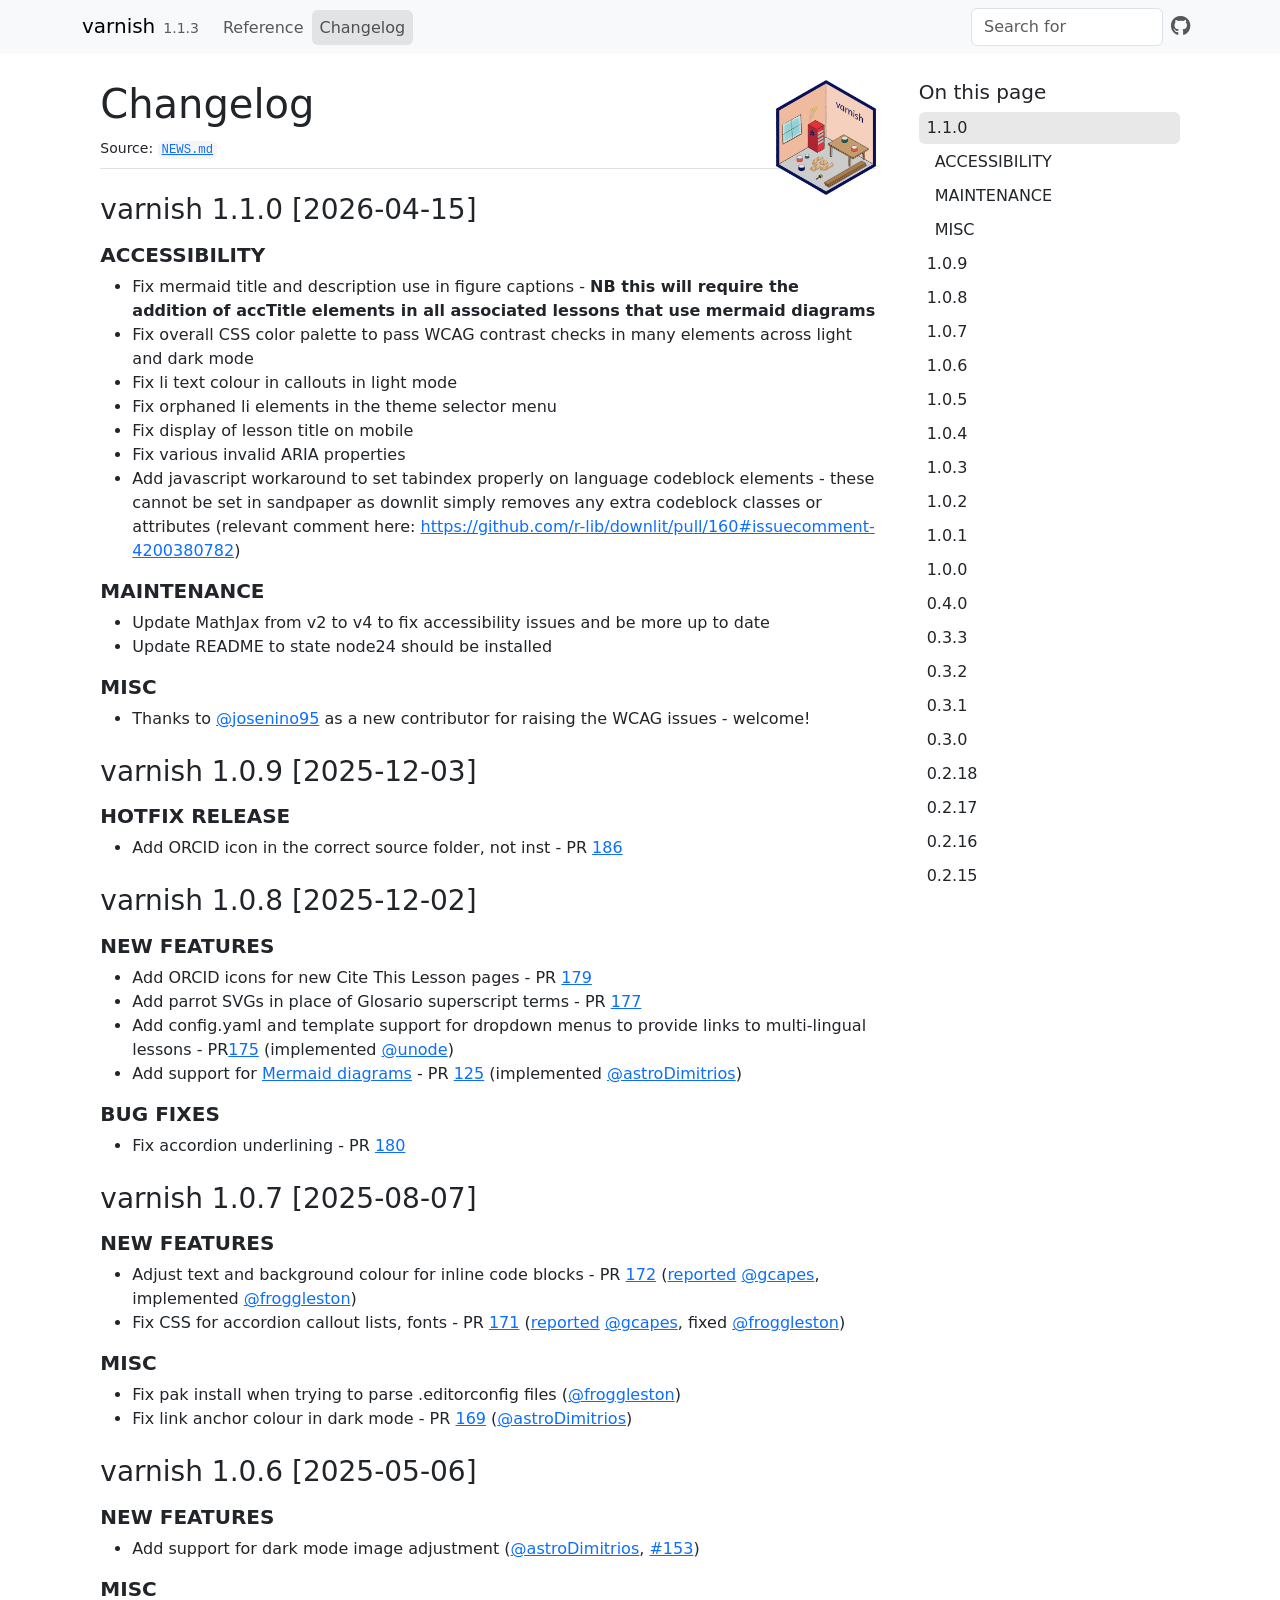
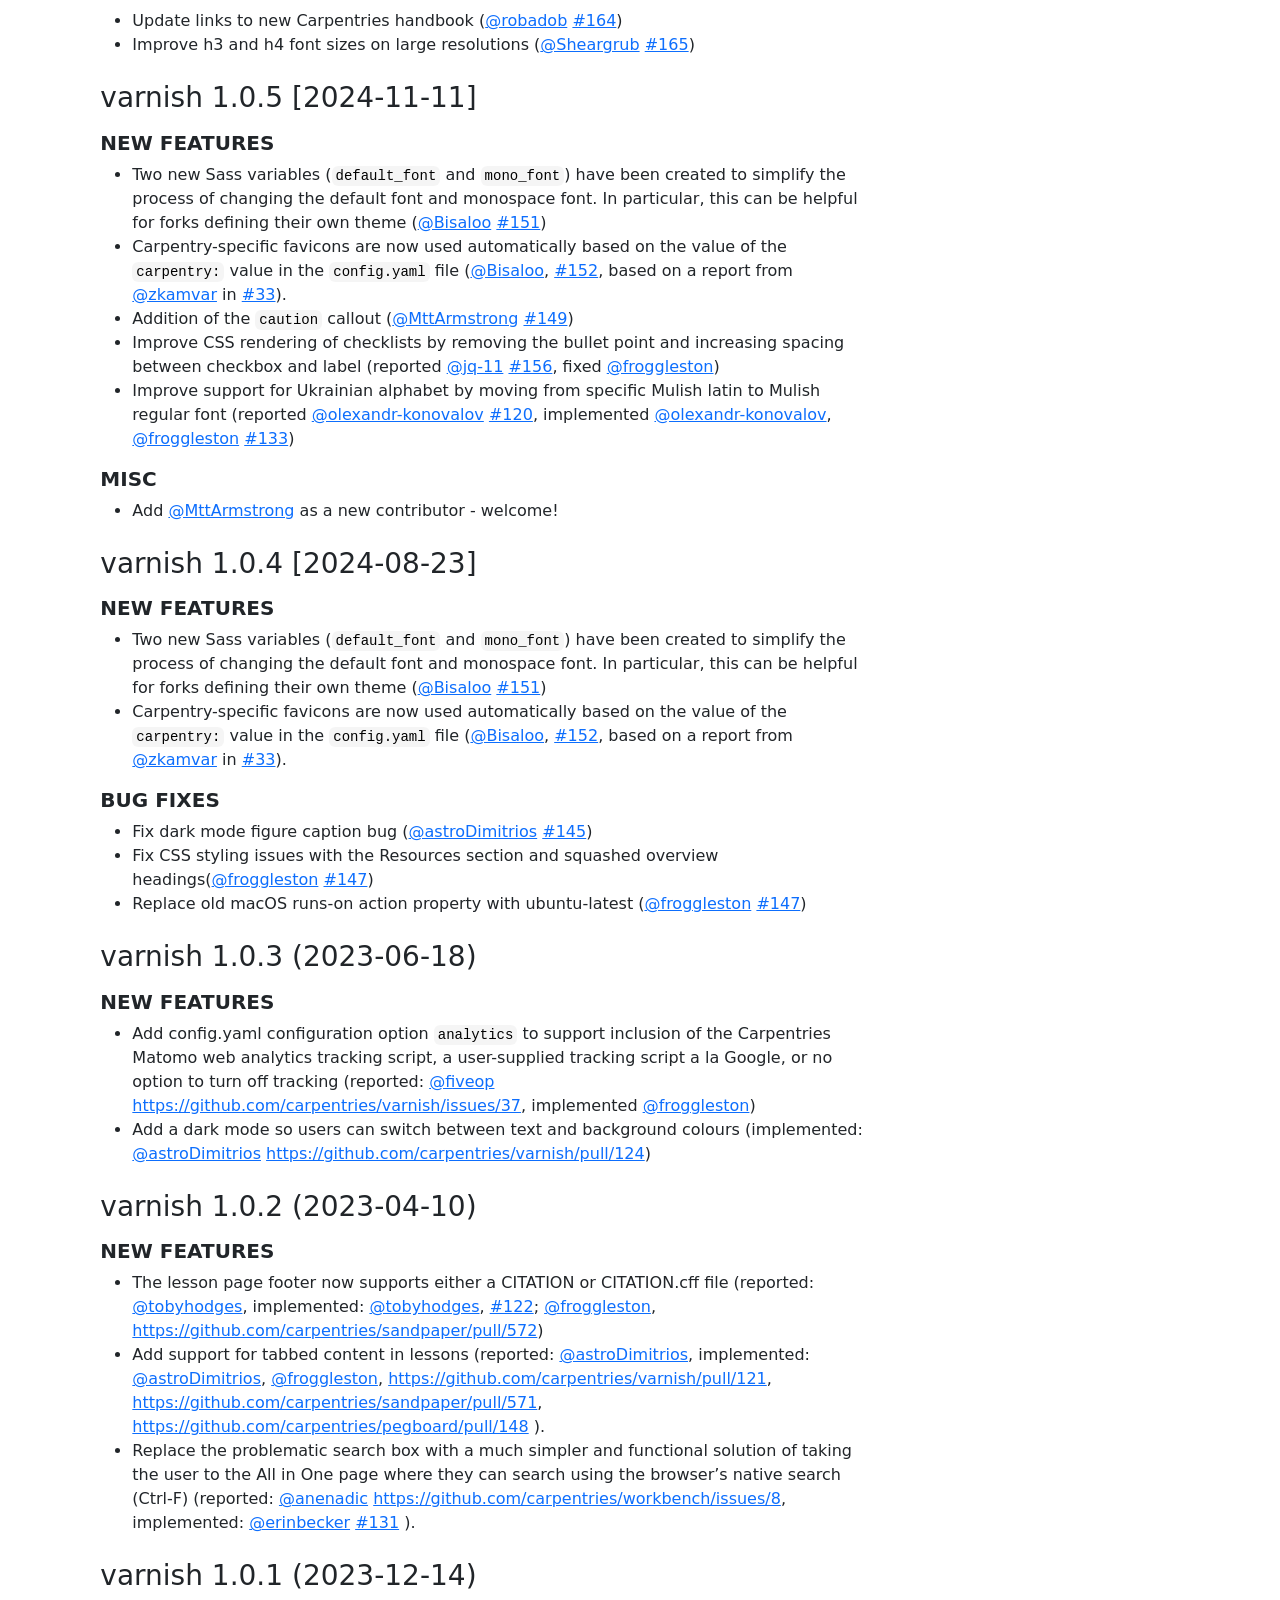
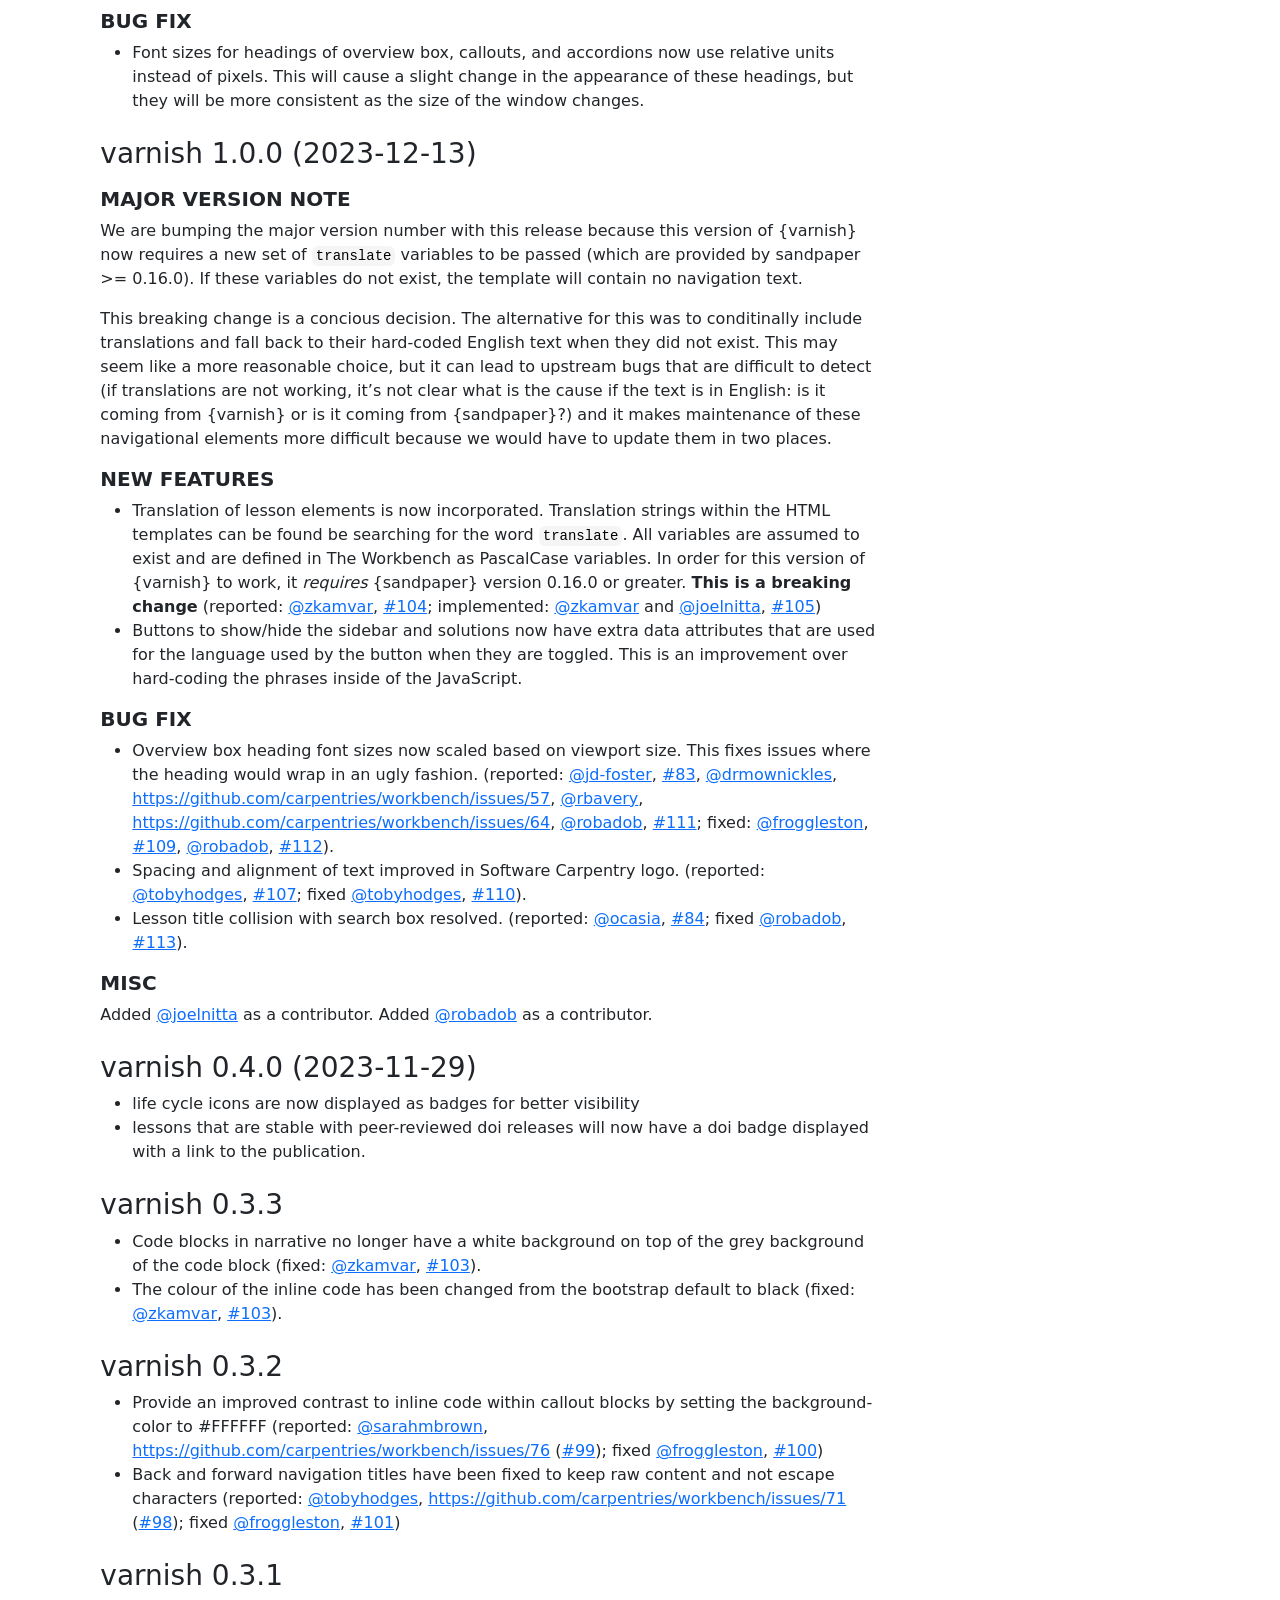
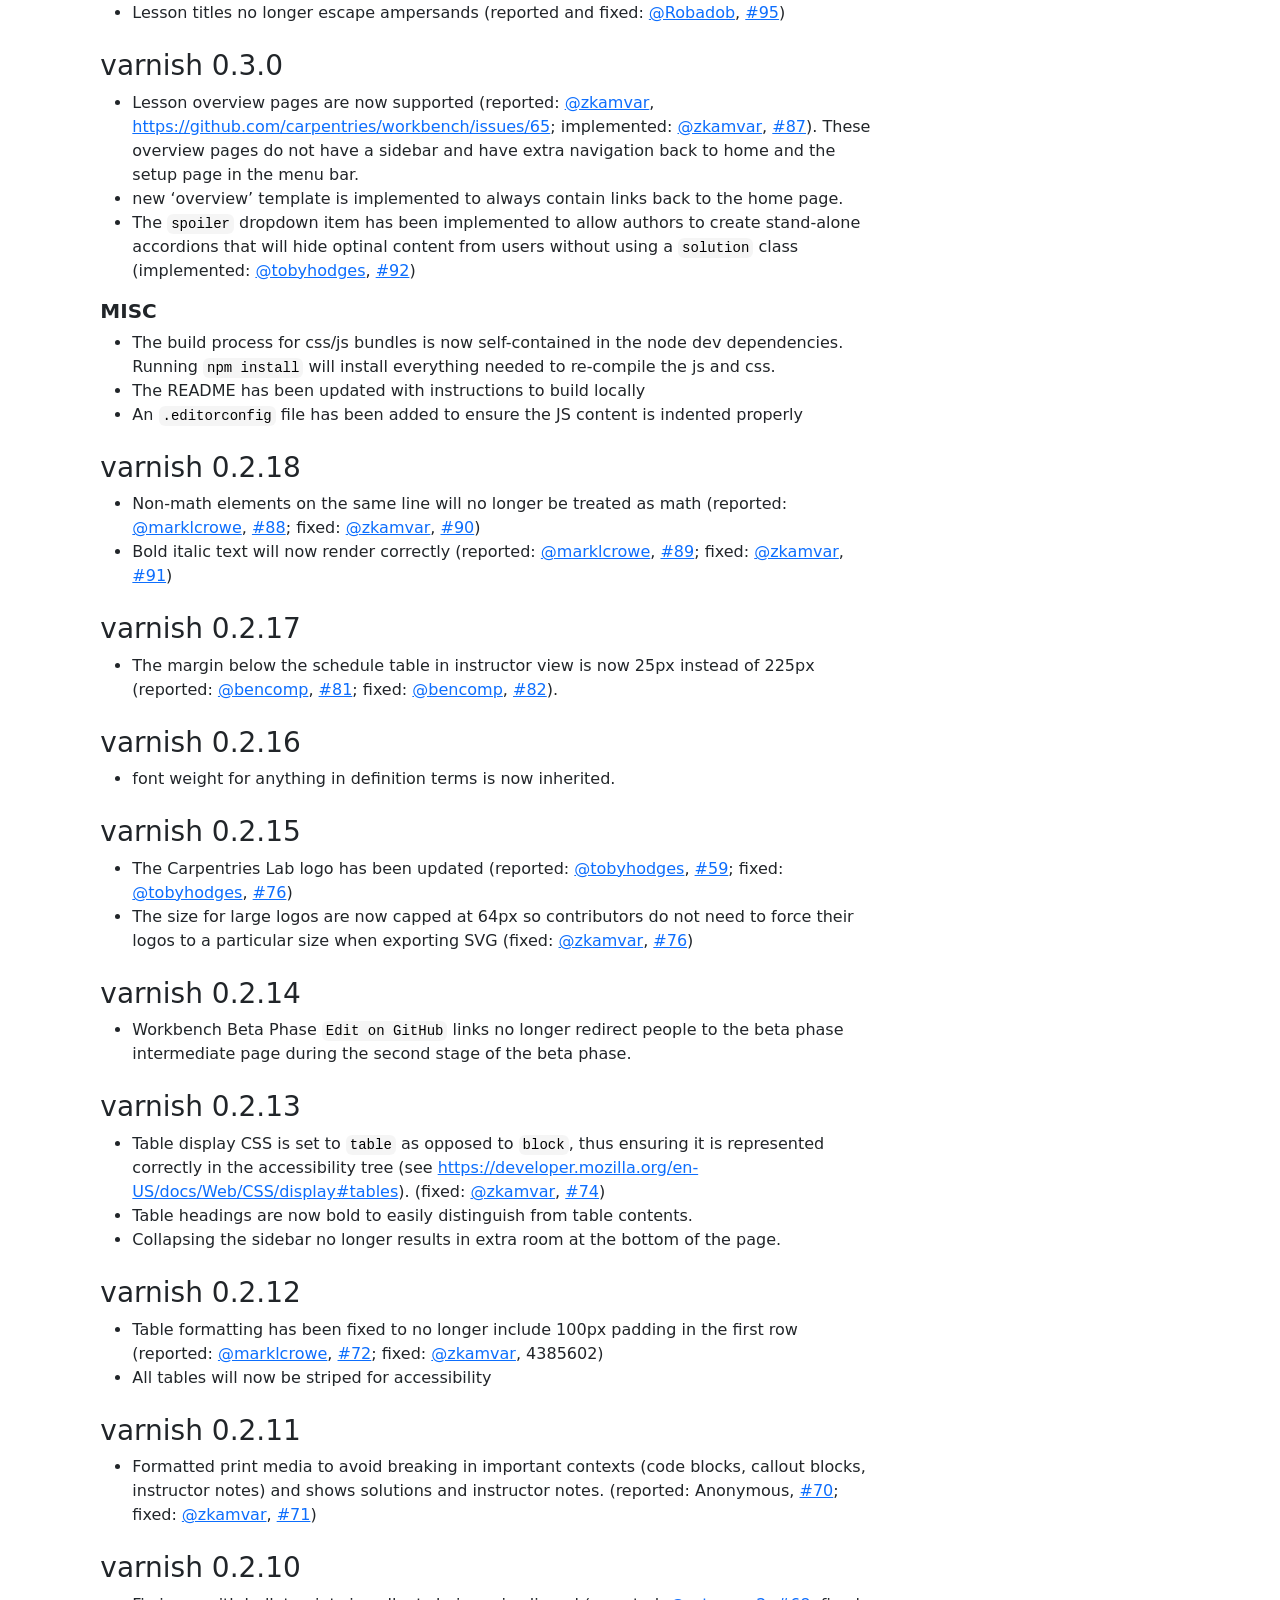
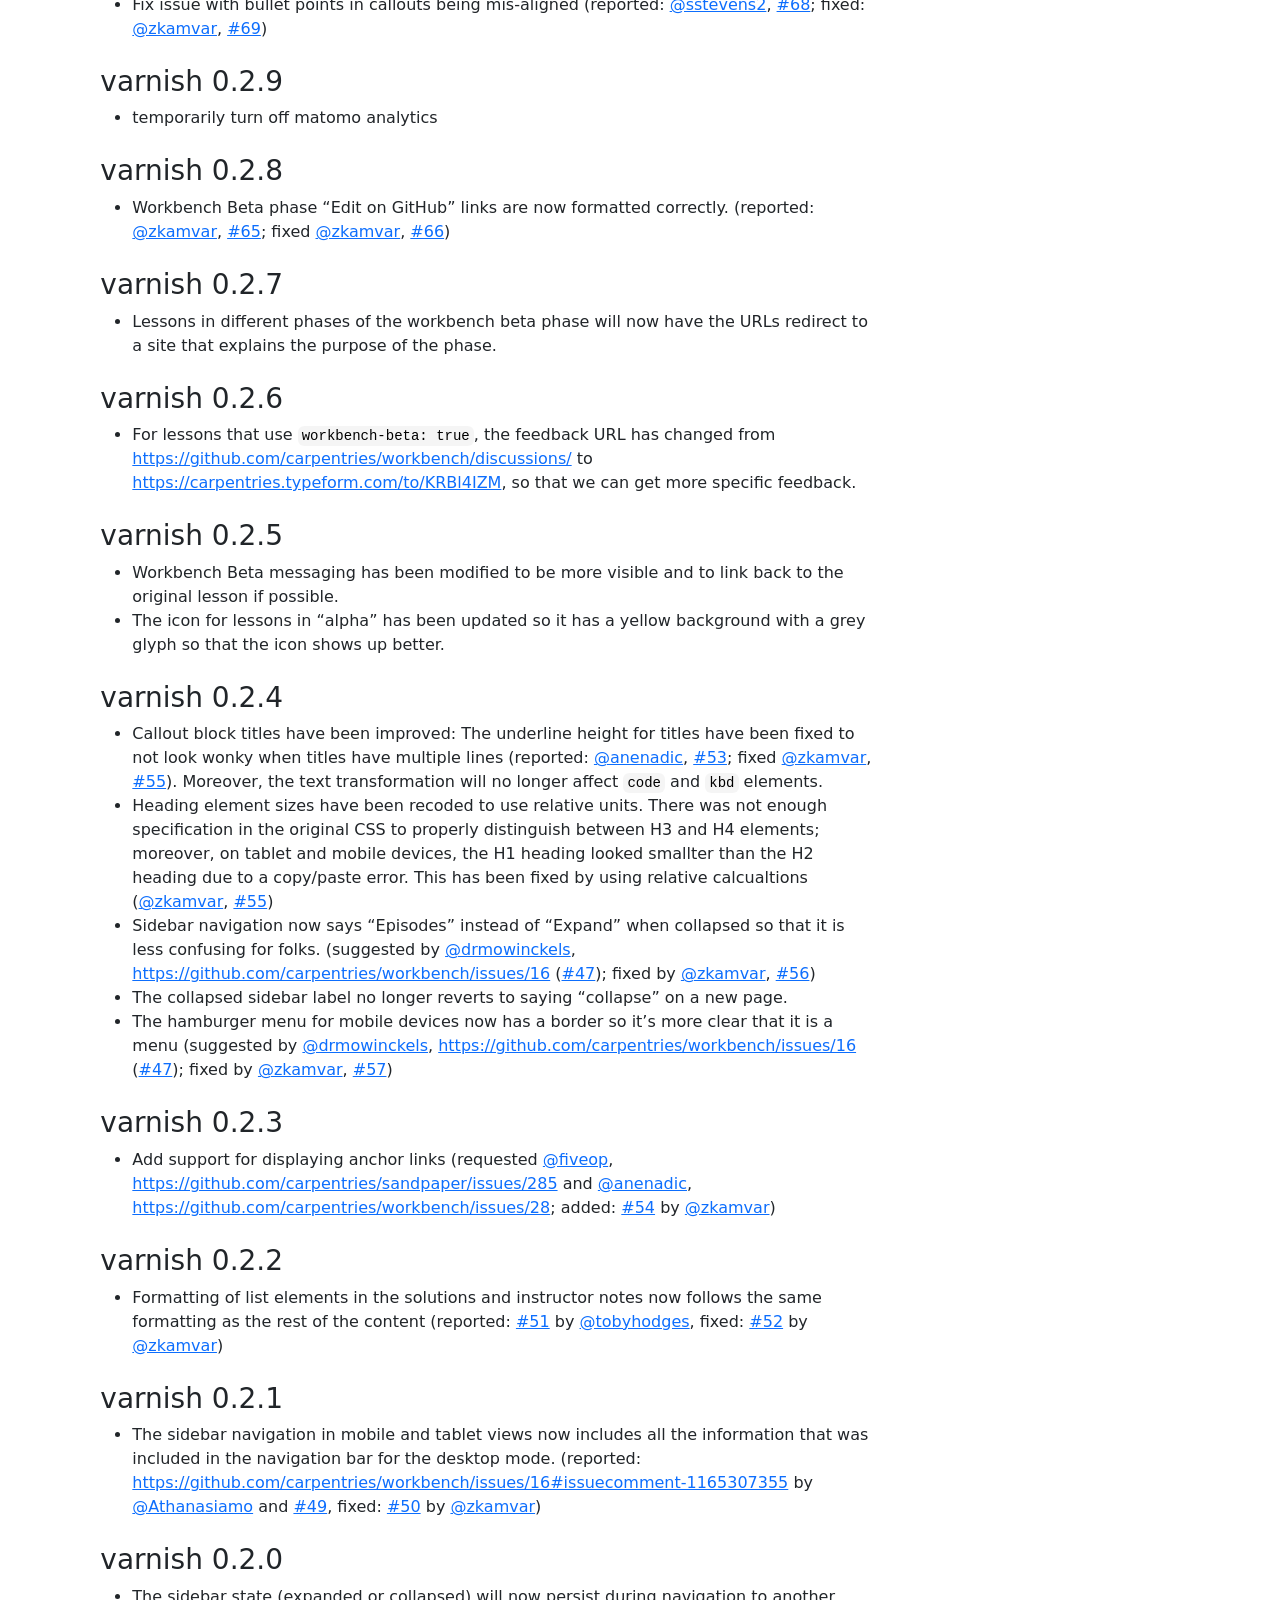
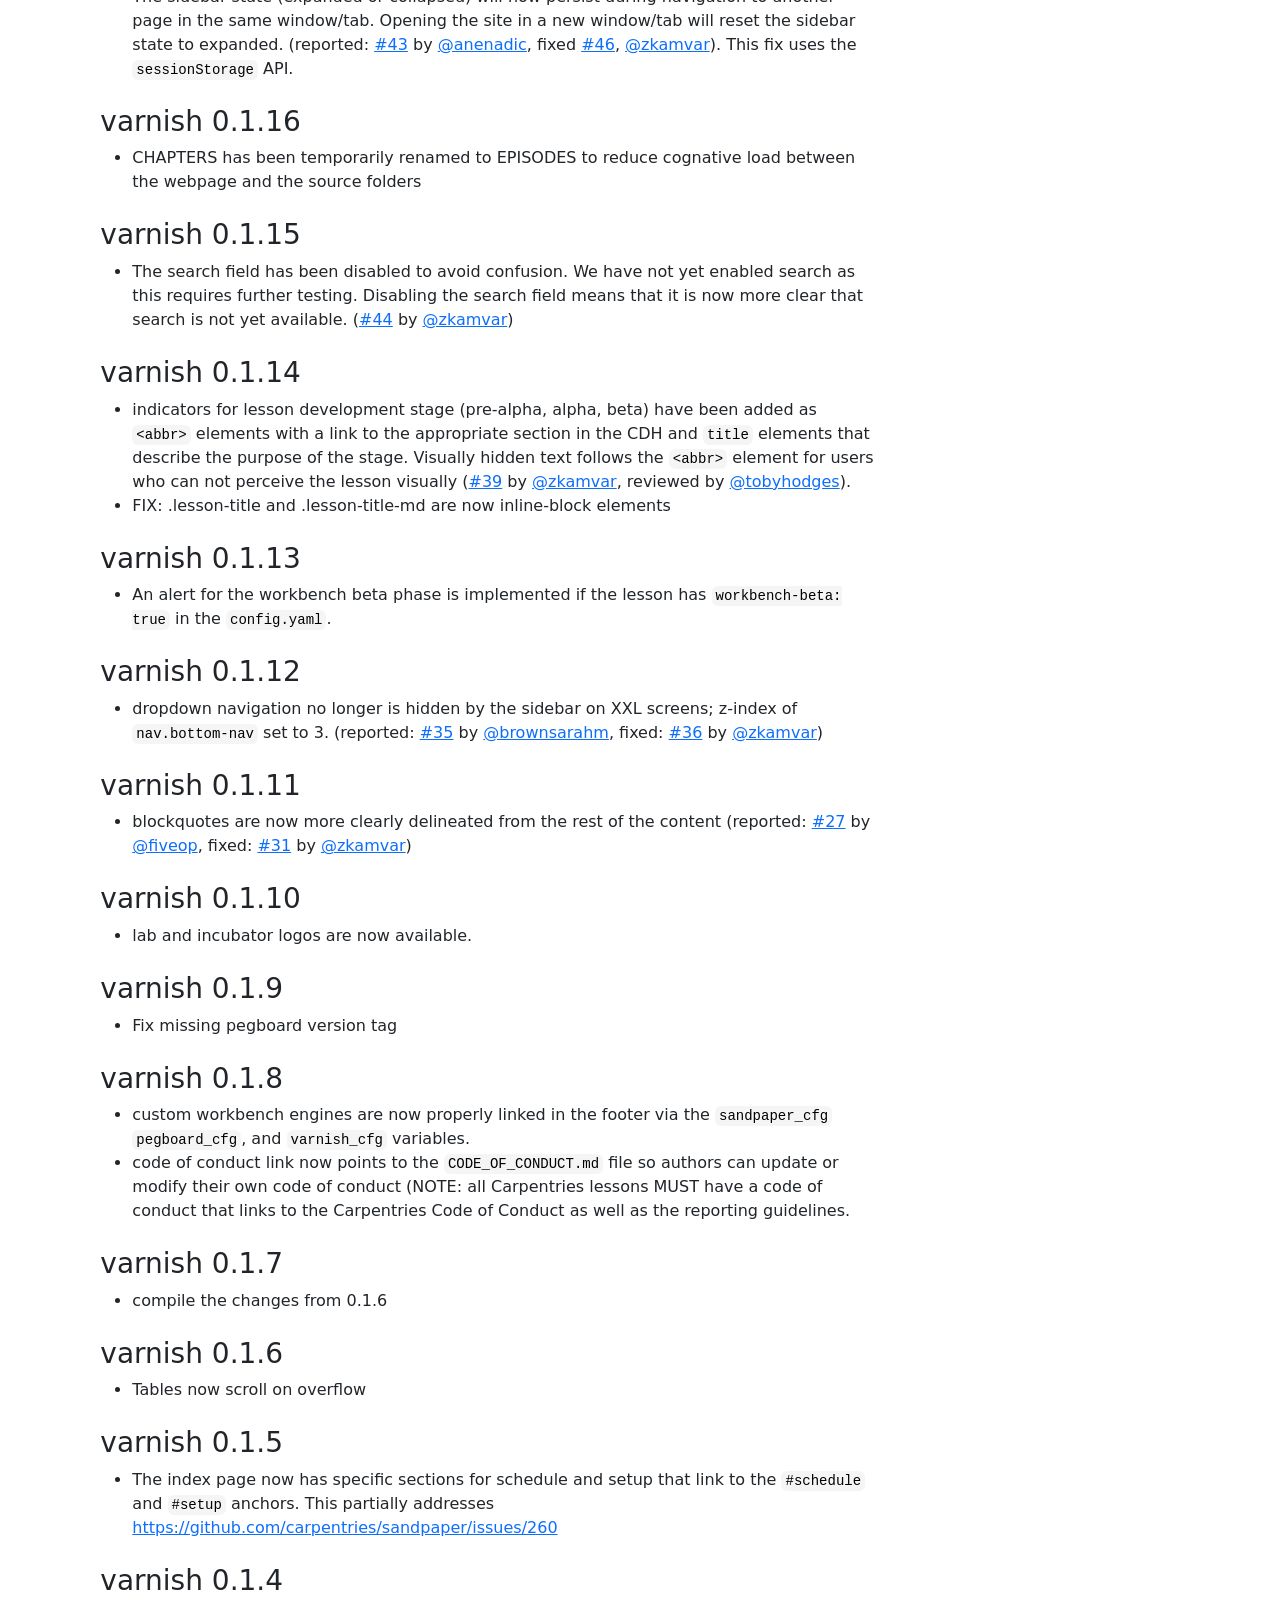
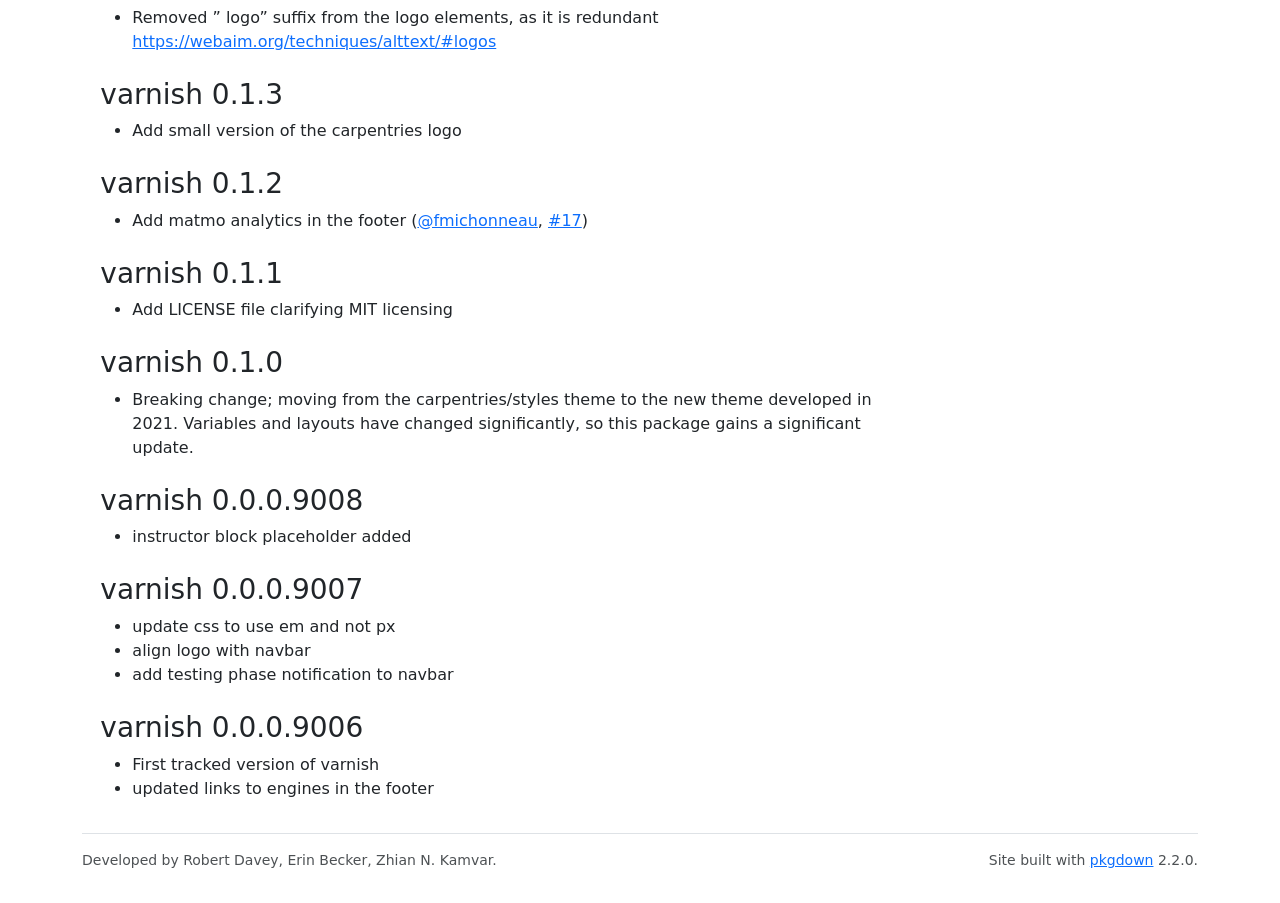
<file: news/index.html>
<!DOCTYPE html>
<!-- Generated by pkgdown: do not edit by hand --><html lang="en"><head><meta http-equiv="Content-Type" content="text/html; charset=UTF-8"><meta charset="utf-8"><meta http-equiv="X-UA-Compatible" content="IE=edge"><meta name="viewport" content="width=device-width, initial-scale=1, shrink-to-fit=no"><title>Changelog • varnish</title><!-- favicons --><link rel="icon" type="image/png" sizes="96x96" href="../favicon-96x96.png"><link rel="icon" type="”image/svg+xml”" href="../favicon.svg"><link rel="apple-touch-icon" sizes="180x180" href="../apple-touch-icon.png"><link rel="icon" sizes="any" href="../favicon.ico"><link rel="manifest" href="../site.webmanifest"><script src="../deps/jquery-3.6.0/jquery-3.6.0.min.js"></script><meta name="viewport" content="width=device-width, initial-scale=1, shrink-to-fit=no"><link href="../deps/bootstrap-5.3.1/bootstrap.min.css" rel="stylesheet"><script src="../deps/bootstrap-5.3.1/bootstrap.bundle.min.js"></script><link href="../deps/font-awesome-6.5.2/css/all.min.css" rel="stylesheet"><link href="../deps/font-awesome-6.5.2/css/v4-shims.min.css" rel="stylesheet"><script src="../deps/headroom-0.11.0/headroom.min.js"></script><script src="../deps/headroom-0.11.0/jQuery.headroom.min.js"></script><script src="../deps/bootstrap-toc-1.0.1/bootstrap-toc.min.js"></script><script src="../deps/clipboard.js-2.0.11/clipboard.min.js"></script><script src="../deps/search-1.0.0/autocomplete.jquery.min.js"></script><script src="../deps/search-1.0.0/fuse.min.js"></script><script src="../deps/search-1.0.0/mark.min.js"></script><!-- pkgdown --><script src="../pkgdown.js"></script><meta property="og:title" content="Changelog"><meta property="og:image" content="https://carpentries.github.io/varnish/logo.png"><meta name="twitter:card" content="summary"><meta name="twitter:creator" content="@zkamvar"><meta name="twitter:site" content="@thecarpentries"></head><body>
    <a href="#main" class="visually-hidden-focusable">Skip to contents</a>


    <nav class="navbar navbar-expand-lg fixed-top bg-light" data-bs-theme="light" aria-label="Site navigation"><div class="container">

    <a class="navbar-brand me-2" href="../index.html">varnish</a>

    <small class="nav-text text-muted me-auto" data-bs-toggle="tooltip" data-bs-placement="bottom" title="Released version">1.1.3</small>


    <button class="navbar-toggler" type="button" data-bs-toggle="collapse" data-bs-target="#navbar" aria-controls="navbar" aria-expanded="false" aria-label="Toggle navigation">
      <span class="navbar-toggler-icon"></span>
    </button>

    <div id="navbar" class="collapse navbar-collapse ms-3">
      <ul class="navbar-nav me-auto"><li class="nav-item"><a class="nav-link" href="../reference/index.html">Reference</a></li>
<li class="active nav-item"><a class="nav-link" href="../news/index.html">Changelog</a></li>
      </ul><ul class="navbar-nav"><li class="nav-item"><form class="form-inline" role="search">
 <input class="form-control" type="search" name="search-input" id="search-input" autocomplete="off" aria-label="Search site" placeholder="Search for" data-search-index="../search.json"></form></li>
<li class="nav-item"><a class="external-link nav-link" href="https://github.com/melbournebioinformatics/uom-varnish/" aria-label="GitHub"><span class="fa fab fa-github fa-lg"></span></a></li>
      </ul></div>


  </div>
</nav><div class="container template-news">
<div class="row">
  <main id="main" class="col-md-9"><div class="page-header">
      <img src="../logo.png" class="logo" alt=""><h1>Changelog</h1>
      <small>Source: <a href="https://github.com/melbournebioinformatics/uom-varnish/blob/main/NEWS.md" class="external-link"><code>NEWS.md</code></a></small>
    </div>

    <div class="section level2">
<h2 class="pkg-version" data-toc-text="1.1.0" id="varnish-110-2026-04-15">varnish 1.1.0 [2026-04-15]<a class="anchor" aria-label="anchor" href="#varnish-110-2026-04-15"></a></h2>
<div class="section level3">
<h3 id="accessibility-1-1-0">ACCESSIBILITY<a class="anchor" aria-label="anchor" href="#accessibility-1-1-0"></a></h3>
<ul><li>Fix mermaid title and description use in figure captions - <strong>NB this will require the addition of accTitle elements in all associated lessons that use mermaid diagrams</strong>
</li>
<li>Fix overall CSS color palette to pass WCAG contrast checks in many elements across light and dark mode</li>
<li>Fix li text colour in callouts in light mode</li>
<li>Fix orphaned li elements in the theme selector menu</li>
<li>Fix display of lesson title on mobile</li>
<li>Fix various invalid ARIA properties</li>
<li>Add javascript workaround to set tabindex properly on language codeblock elements - these cannot be set in sandpaper as downlit simply removes any extra codeblock classes or attributes (relevant comment here: <a href="https://github.com/r-lib/downlit/pull/160#issuecomment-4200380782" class="external-link uri">https://github.com/r-lib/downlit/pull/160#issuecomment-4200380782</a>)</li>
</ul></div>
<div class="section level3">
<h3 id="maintenance-1-1-0">MAINTENANCE<a class="anchor" aria-label="anchor" href="#maintenance-1-1-0"></a></h3>
<ul><li>Update MathJax from v2 to v4 to fix accessibility issues and be more up to date</li>
<li>Update README to state node24 should be installed</li>
</ul></div>
<div class="section level3">
<h3 id="misc-1-1-0">MISC<a class="anchor" aria-label="anchor" href="#misc-1-1-0"></a></h3>
<ul><li>Thanks to <a href="https://github.com/josenino95" class="external-link">@josenino95</a> as a new contributor for raising the WCAG issues - welcome!</li>
</ul></div>
</div>
    <div class="section level2">
<h2 class="pkg-version" data-toc-text="1.0.9" id="varnish-109-2025-12-03">varnish 1.0.9 [2025-12-03]<a class="anchor" aria-label="anchor" href="#varnish-109-2025-12-03"></a></h2>
<div class="section level3">
<h3 id="hotfix-release-1-0-9">HOTFIX RELEASE<a class="anchor" aria-label="anchor" href="#hotfix-release-1-0-9"></a></h3>
<ul><li>Add ORCID icon in the correct source folder, not inst - PR <a href="https://github.com/carpentries/varnish/pull/186" class="external-link">186</a>
</li>
</ul></div>
</div>
    <div class="section level2">
<h2 class="pkg-version" data-toc-text="1.0.8" id="varnish-108-2025-12-02">varnish 1.0.8 [2025-12-02]<a class="anchor" aria-label="anchor" href="#varnish-108-2025-12-02"></a></h2>
<div class="section level3">
<h3 id="new-features-1-0-8">NEW FEATURES<a class="anchor" aria-label="anchor" href="#new-features-1-0-8"></a></h3>
<ul><li>Add ORCID icons for new Cite This Lesson pages - PR <a href="https://github.com/carpentries/varnish/pull/179" class="external-link">179</a>
</li>
<li>Add parrot SVGs in place of Glosario superscript terms - PR <a href="https://github.com/carpentries/varnish/pull/177" class="external-link">177</a>
</li>
<li>Add config.yaml and template support for dropdown menus to provide links to multi-lingual lessons - PR<a href="https://github.com/carpentries/varnish/pull/175" class="external-link">175</a> (implemented <a href="https://github.com/unode" class="external-link">@unode</a>)</li>
<li>Add support for <a href="https://css-tricks.com/making-mermaid-diagrams-in-markdown/" class="external-link">Mermaid diagrams</a> - PR <a href="https://github.com/carpentries/varnish/pull/125" class="external-link">125</a> (implemented <a href="https://github.com/astroDimitrios" class="external-link">@astroDimitrios</a>)</li>
</ul></div>
<div class="section level3">
<h3 id="bug-fixes-1-0-8">BUG FIXES<a class="anchor" aria-label="anchor" href="#bug-fixes-1-0-8"></a></h3>
<ul><li>Fix accordion underlining - PR <a href="https://github.com/carpentries/varnish/pull/180" class="external-link">180</a>
</li>
</ul></div>
</div>
    <div class="section level2">
<h2 class="pkg-version" data-toc-text="1.0.7" id="varnish-107-2025-08-07">varnish 1.0.7 [2025-08-07]<a class="anchor" aria-label="anchor" href="#varnish-107-2025-08-07"></a></h2>
<div class="section level3">
<h3 id="new-features-1-0-7">NEW FEATURES<a class="anchor" aria-label="anchor" href="#new-features-1-0-7"></a></h3>
<ul><li>Adjust text and background colour for inline code blocks - PR <a href="https://github.com/carpentries/varnish/pull/172" class="external-link">172</a> (<a href="https://github.com/carpentries/workbench/issues/97" class="external-link">reported</a> <a href="https://github.com/gcapes" class="external-link">@gcapes</a>, implemented <a href="https://github.com/froggleston" class="external-link">@froggleston</a>)</li>
<li>Fix CSS for accordion callout lists, fonts - PR <a href="https://github.com/carpentries/varnish/pull/171" class="external-link">171</a> (<a href="https://github.com/carpentries/workbench/issues/98" class="external-link">reported</a> <a href="https://github.com/gcapes" class="external-link">@gcapes</a>, fixed <a href="https://github.com/froggleston" class="external-link">@froggleston</a>)</li>
</ul></div>
<div class="section level3">
<h3 id="misc-1-0-7">MISC<a class="anchor" aria-label="anchor" href="#misc-1-0-7"></a></h3>
<ul><li>Fix pak install when trying to parse .editorconfig files (<a href="https://github.com/froggleston" class="external-link">@froggleston</a>)</li>
<li>Fix link anchor colour in dark mode - PR <a href="https://github.com/carpentries/varnish/pull/169" class="external-link">169</a> (<a href="https://github.com/astroDimitrios" class="external-link">@astroDimitrios</a>)</li>
</ul></div>
</div>
    <div class="section level2">
<h2 class="pkg-version" data-toc-text="1.0.6" id="varnish-106-2025-05-06">varnish 1.0.6 [2025-05-06]<a class="anchor" aria-label="anchor" href="#varnish-106-2025-05-06"></a></h2>
<div class="section level3">
<h3 id="new-features-1-0-6">NEW FEATURES<a class="anchor" aria-label="anchor" href="#new-features-1-0-6"></a></h3>
<ul><li>Add support for dark mode image adjustment (<a href="https://github.com/astroDimitrios" class="external-link">@astroDimitrios</a>, <a href="https://github.com/melbournebioinformatics/uom-varnish/issues/153" class="external-link">#153</a>)</li>
</ul></div>
<div class="section level3">
<h3 id="misc-1-0-6">MISC<a class="anchor" aria-label="anchor" href="#misc-1-0-6"></a></h3>
<ul><li>Update links to new Carpentries handbook (<a href="https://github.com/robadob" class="external-link">@robadob</a> <a href="https://github.com/melbournebioinformatics/uom-varnish/issues/164" class="external-link">#164</a>)</li>
<li>Improve h3 and h4 font sizes on large resolutions (<a href="https://github.com/Sheargrub" class="external-link">@Sheargrub</a> <a href="https://github.com/melbournebioinformatics/uom-varnish/issues/165" class="external-link">#165</a>)</li>
</ul></div>
</div>
    <div class="section level2">
<h2 class="pkg-version" data-toc-text="1.0.5" id="varnish-105-2024-11-11">varnish 1.0.5 [2024-11-11]<a class="anchor" aria-label="anchor" href="#varnish-105-2024-11-11"></a></h2>
<div class="section level3">
<h3 id="new-features-1-0-5">NEW FEATURES<a class="anchor" aria-label="anchor" href="#new-features-1-0-5"></a></h3>
<ul><li>Two new Sass variables (<code>default_font</code> and <code>mono_font</code>) have been created to simplify the process of changing the default font and monospace font. In particular, this can be helpful for forks defining their own theme (<a href="https://github.com/Bisaloo" class="external-link">@Bisaloo</a> <a href="https://github.com/melbournebioinformatics/uom-varnish/issues/151" class="external-link">#151</a>)</li>
<li>Carpentry-specific favicons are now used automatically based on the value of the <code>carpentry:</code> value in the <code>config.yaml</code> file (<a href="https://github.com/Bisaloo" class="external-link">@Bisaloo</a>, <a href="https://github.com/melbournebioinformatics/uom-varnish/issues/152" class="external-link">#152</a>, based on a report from <a href="https://github.com/zkamvar" class="external-link">@zkamvar</a> in <a href="https://github.com/melbournebioinformatics/uom-varnish/issues/33" class="external-link">#33</a>).</li>
<li>Addition of the <code>caution</code> callout (<a href="https://github.com/MttArmstrong" class="external-link">@MttArmstrong</a> <a href="https://github.com/melbournebioinformatics/uom-varnish/issues/149" class="external-link">#149</a>)</li>
<li>Improve CSS rendering of checklists by removing the bullet point and increasing spacing between checkbox and label (reported <a href="https://github.com/jq-11" class="external-link">@jq-11</a> <a href="https://github.com/melbournebioinformatics/uom-varnish/issues/156" class="external-link">#156</a>, fixed <a href="https://github.com/froggleston" class="external-link">@froggleston</a>)</li>
<li>Improve support for Ukrainian alphabet by moving from specific Mulish latin to Mulish regular font (reported <a href="https://github.com/olexandr-konovalov" class="external-link">@olexandr-konovalov</a> <a href="https://github.com/melbournebioinformatics/uom-varnish/issues/120" class="external-link">#120</a>, implemented <a href="https://github.com/olexandr-konovalov" class="external-link">@olexandr-konovalov</a>, <a href="https://github.com/froggleston" class="external-link">@froggleston</a> <a href="https://github.com/melbournebioinformatics/uom-varnish/issues/133" class="external-link">#133</a>)</li>
</ul></div>
<div class="section level3">
<h3 id="misc-1-0-5">MISC<a class="anchor" aria-label="anchor" href="#misc-1-0-5"></a></h3>
<ul><li>Add <a href="https://github.com/MttArmstrong" class="external-link">@MttArmstrong</a> as a new contributor - welcome!</li>
</ul></div>
</div>
    <div class="section level2">
<h2 class="pkg-version" data-toc-text="1.0.4" id="varnish-104-2024-08-23">varnish 1.0.4 [2024-08-23]<a class="anchor" aria-label="anchor" href="#varnish-104-2024-08-23"></a></h2>
<div class="section level3">
<h3 id="new-features-1-0-4">NEW FEATURES<a class="anchor" aria-label="anchor" href="#new-features-1-0-4"></a></h3>
<ul><li>Two new Sass variables (<code>default_font</code> and <code>mono_font</code>) have been created to simplify the process of changing the default font and monospace font. In particular, this can be helpful for forks defining their own theme (<a href="https://github.com/Bisaloo" class="external-link">@Bisaloo</a> <a href="https://github.com/melbournebioinformatics/uom-varnish/issues/151" class="external-link">#151</a>)</li>
<li>Carpentry-specific favicons are now used automatically based on the value of the <code>carpentry:</code> value in the <code>config.yaml</code> file (<a href="https://github.com/Bisaloo" class="external-link">@Bisaloo</a>, <a href="https://github.com/melbournebioinformatics/uom-varnish/issues/152" class="external-link">#152</a>, based on a report from <a href="https://github.com/zkamvar" class="external-link">@zkamvar</a> in <a href="https://github.com/melbournebioinformatics/uom-varnish/issues/33" class="external-link">#33</a>).</li>
</ul></div>
<div class="section level3">
<h3 id="bug-fixes-1-0-4">BUG FIXES<a class="anchor" aria-label="anchor" href="#bug-fixes-1-0-4"></a></h3>
<ul><li>Fix dark mode figure caption bug (<a href="https://github.com/astroDimitrios" class="external-link">@astroDimitrios</a> <a href="https://github.com/melbournebioinformatics/uom-varnish/issues/145" class="external-link">#145</a>)</li>
<li>Fix CSS styling issues with the Resources section and squashed overview headings(<a href="https://github.com/froggleston" class="external-link">@froggleston</a> <a href="https://github.com/melbournebioinformatics/uom-varnish/issues/147" class="external-link">#147</a>)</li>
<li>Replace old macOS runs-on action property with ubuntu-latest (<a href="https://github.com/froggleston" class="external-link">@froggleston</a> <a href="https://github.com/melbournebioinformatics/uom-varnish/issues/147" class="external-link">#147</a>)</li>
</ul></div>
</div>
    <div class="section level2">
<h2 class="pkg-version" data-toc-text="1.0.3" id="varnish-103-2023-06-18">varnish 1.0.3 (2023-06-18)<a class="anchor" aria-label="anchor" href="#varnish-103-2023-06-18"></a></h2>
<div class="section level3">
<h3 id="new-features-1-0-3">NEW FEATURES<a class="anchor" aria-label="anchor" href="#new-features-1-0-3"></a></h3>
<ul><li>Add config.yaml configuration option <code>analytics</code> to support inclusion of the Carpentries Matomo web analytics tracking script, a user-supplied tracking script a la Google, or no option to turn off tracking (reported: <a href="https://github.com/fiveop" class="external-link">@fiveop</a> <a href="https://github.com/carpentries/varnish/issues/37" class="external-link uri">https://github.com/carpentries/varnish/issues/37</a>, implemented <a href="https://github.com/froggleston" class="external-link">@froggleston</a>)</li>
<li>Add a dark mode so users can switch between text and background colours (implemented: <a href="https://github.com/astroDimitrios" class="external-link">@astroDimitrios</a> <a href="https://github.com/carpentries/varnish/pull/124" class="external-link uri">https://github.com/carpentries/varnish/pull/124</a>)</li>
</ul></div>
</div>
    <div class="section level2">
<h2 class="pkg-version" data-toc-text="1.0.2" id="varnish-102-2023-04-10">varnish 1.0.2 (2023-04-10)<a class="anchor" aria-label="anchor" href="#varnish-102-2023-04-10"></a></h2>
<div class="section level3">
<h3 id="new-features-1-0-2">NEW FEATURES<a class="anchor" aria-label="anchor" href="#new-features-1-0-2"></a></h3>
<ul><li>The lesson page footer now supports either a CITATION or CITATION.cff file (reported: <a href="https://github.com/tobyhodges" class="external-link">@tobyhodges</a>, implemented: <a href="https://github.com/tobyhodges" class="external-link">@tobyhodges</a>, <a href="https://github.com/melbournebioinformatics/uom-varnish/issues/122" class="external-link">#122</a>; <a href="https://github.com/froggleston" class="external-link">@froggleston</a>, <a href="https://github.com/carpentries/sandpaper/pull/572" class="external-link uri">https://github.com/carpentries/sandpaper/pull/572</a>)</li>
<li>Add support for tabbed content in lessons (reported: <a href="https://github.com/astroDimitrios" class="external-link">@astroDimitrios</a>, implemented: <a href="https://github.com/astroDimitrios" class="external-link">@astroDimitrios</a>, <a href="https://github.com/froggleston" class="external-link">@froggleston</a>, <a href="https://github.com/carpentries/varnish/pull/121" class="external-link uri">https://github.com/carpentries/varnish/pull/121</a>, <a href="https://github.com/carpentries/sandpaper/pull/571" class="external-link uri">https://github.com/carpentries/sandpaper/pull/571</a>, <a href="https://github.com/carpentries/pegboard/pull/148" class="external-link uri">https://github.com/carpentries/pegboard/pull/148</a> ).</li>
<li>Replace the problematic search box with a much simpler and functional solution of taking the user to the All in One page where they can search using the browser’s native search (Ctrl-F) (reported: <a href="https://github.com/anenadic" class="external-link">@anenadic</a> <a href="https://github.com/carpentries/workbench/issues/8" class="external-link uri">https://github.com/carpentries/workbench/issues/8</a>, implemented: <a href="https://github.com/erinbecker" class="external-link">@erinbecker</a> <a href="https://github.com/melbournebioinformatics/uom-varnish/issues/131" class="external-link">#131</a> ).</li>
</ul></div>
</div>
    <div class="section level2">
<h2 class="pkg-version" data-toc-text="1.0.1" id="varnish-101-2023-12-14">varnish 1.0.1 (2023-12-14)<a class="anchor" aria-label="anchor" href="#varnish-101-2023-12-14"></a></h2>
<div class="section level3">
<h3 id="bug-fix-1-0-1">BUG FIX<a class="anchor" aria-label="anchor" href="#bug-fix-1-0-1"></a></h3>
<ul><li>Font sizes for headings of overview box, callouts, and accordions now use relative units instead of pixels. This will cause a slight change in the appearance of these headings, but they will be more consistent as the size of the window changes.</li>
</ul></div>
</div>
    <div class="section level2">
<h2 class="pkg-version" data-toc-text="1.0.0" id="varnish-100-2023-12-13">varnish 1.0.0 (2023-12-13)<a class="anchor" aria-label="anchor" href="#varnish-100-2023-12-13"></a></h2>
<div class="section level3">
<h3 id="major-version-note-1-0-0">MAJOR VERSION NOTE<a class="anchor" aria-label="anchor" href="#major-version-note-1-0-0"></a></h3>
<p>We are bumping the major version number with this release because this version of {varnish} now requires a new set of <code>translate</code> variables to be passed (which are provided by sandpaper &gt;= 0.16.0). If these variables do not exist, the template will contain no navigation text.</p>
<p>This breaking change is a concious decision. The alternative for this was to conditinally include translations and fall back to their hard-coded English text when they did not exist. This may seem like a more reasonable choice, but it can lead to upstream bugs that are difficult to detect (if translations are not working, it’s not clear what is the cause if the text is in English: is it coming from {varnish} or is it coming from {sandpaper}?) and it makes maintenance of these navigational elements more difficult because we would have to update them in two places.</p>
</div>
<div class="section level3">
<h3 id="new-features-1-0-0">NEW FEATURES<a class="anchor" aria-label="anchor" href="#new-features-1-0-0"></a></h3>
<ul><li>Translation of lesson elements is now incorporated. Translation strings within the HTML templates can be found be searching for the word <code>translate</code>. All variables are assumed to exist and are defined in The Workbench as PascalCase variables. In order for this version of {varnish} to work, it <em>requires</em> {sandpaper} version 0.16.0 or greater. <strong>This is a breaking change</strong> (reported: <a href="https://github.com/zkamvar" class="external-link">@zkamvar</a>, <a href="https://github.com/melbournebioinformatics/uom-varnish/issues/104" class="external-link">#104</a>; implemented: <a href="https://github.com/zkamvar" class="external-link">@zkamvar</a> and <a href="https://github.com/joelnitta" class="external-link">@joelnitta</a>, <a href="https://github.com/melbournebioinformatics/uom-varnish/issues/105" class="external-link">#105</a>)</li>
<li>Buttons to show/hide the sidebar and solutions now have extra data attributes that are used for the language used by the button when they are toggled. This is an improvement over hard-coding the phrases inside of the JavaScript.</li>
</ul></div>
<div class="section level3">
<h3 id="bug-fix-1-0-0">BUG FIX<a class="anchor" aria-label="anchor" href="#bug-fix-1-0-0"></a></h3>
<ul><li>Overview box heading font sizes now scaled based on viewport size. This fixes issues where the heading would wrap in an ugly fashion. (reported: <a href="https://github.com/jd-foster" class="external-link">@jd-foster</a>, <a href="https://github.com/melbournebioinformatics/uom-varnish/issues/83" class="external-link">#83</a>, <a href="https://github.com/drmownickles" class="external-link">@drmownickles</a>, <a href="https://github.com/carpentries/workbench/issues/57" class="external-link uri">https://github.com/carpentries/workbench/issues/57</a>, <a href="https://github.com/rbavery" class="external-link">@rbavery</a>, <a href="https://github.com/carpentries/workbench/issues/64" class="external-link uri">https://github.com/carpentries/workbench/issues/64</a>, <a href="https://github.com/robadob" class="external-link">@robadob</a>, <a href="https://github.com/melbournebioinformatics/uom-varnish/issues/111" class="external-link">#111</a>; fixed: <a href="https://github.com/froggleston" class="external-link">@froggleston</a>, <a href="https://github.com/melbournebioinformatics/uom-varnish/issues/109" class="external-link">#109</a>, <a href="https://github.com/robadob" class="external-link">@robadob</a>, <a href="https://github.com/melbournebioinformatics/uom-varnish/issues/112" class="external-link">#112</a>).</li>
<li>Spacing and alignment of text improved in Software Carpentry logo. (reported: <a href="https://github.com/tobyhodges" class="external-link">@tobyhodges</a>, <a href="https://github.com/melbournebioinformatics/uom-varnish/issues/107" class="external-link">#107</a>; fixed <a href="https://github.com/tobyhodges" class="external-link">@tobyhodges</a>, <a href="https://github.com/melbournebioinformatics/uom-varnish/issues/110" class="external-link">#110</a>).</li>
<li>Lesson title collision with search box resolved. (reported: <a href="https://github.com/ocasia" class="external-link">@ocasia</a>, <a href="https://github.com/melbournebioinformatics/uom-varnish/issues/84" class="external-link">#84</a>; fixed <a href="https://github.com/robadob" class="external-link">@robadob</a>, <a href="https://github.com/melbournebioinformatics/uom-varnish/issues/113" class="external-link">#113</a>).</li>
</ul></div>
<div class="section level3">
<h3 id="misc-1-0-0">MISC<a class="anchor" aria-label="anchor" href="#misc-1-0-0"></a></h3>
<p>Added <a href="https://github.com/joelnitta" class="external-link">@joelnitta</a> as a contributor. Added <a href="https://github.com/robadob" class="external-link">@robadob</a> as a contributor.</p>
</div>
</div>
    <div class="section level2">
<h2 class="pkg-version" data-toc-text="0.4.0" id="varnish-040-2023-11-29">varnish 0.4.0 (2023-11-29)<a class="anchor" aria-label="anchor" href="#varnish-040-2023-11-29"></a></h2>
<ul><li>life cycle icons are now displayed as badges for better visibility</li>
<li>lessons that are stable with peer-reviewed doi releases will now have a doi badge displayed with a link to the publication.</li>
</ul></div>
    <div class="section level2">
<h2 class="pkg-version" data-toc-text="0.3.3" id="varnish-033">varnish 0.3.3<a class="anchor" aria-label="anchor" href="#varnish-033"></a></h2>
<ul><li>Code blocks in narrative no longer have a white background on top of the grey background of the code block (fixed: <a href="https://github.com/zkamvar" class="external-link">@zkamvar</a>, <a href="https://github.com/melbournebioinformatics/uom-varnish/issues/103" class="external-link">#103</a>).</li>
<li>The colour of the inline code has been changed from the bootstrap default to black (fixed: <a href="https://github.com/zkamvar" class="external-link">@zkamvar</a>, <a href="https://github.com/melbournebioinformatics/uom-varnish/issues/103" class="external-link">#103</a>).</li>
</ul></div>
    <div class="section level2">
<h2 class="pkg-version" data-toc-text="0.3.2" id="varnish-032">varnish 0.3.2<a class="anchor" aria-label="anchor" href="#varnish-032"></a></h2>
<ul><li>Provide an improved contrast to inline code within callout blocks by setting the background-color to #FFFFFF (reported: <a href="https://github.com/sarahmbrown" class="external-link">@sarahmbrown</a>, <a href="https://github.com/carpentries/workbench/issues/76" class="external-link uri">https://github.com/carpentries/workbench/issues/76</a> (<a href="https://github.com/melbournebioinformatics/uom-varnish/issues/99" class="external-link">#99</a>); fixed <a href="https://github.com/froggleston" class="external-link">@froggleston</a>, <a href="https://github.com/melbournebioinformatics/uom-varnish/issues/100" class="external-link">#100</a>)</li>
<li>Back and forward navigation titles have been fixed to keep raw content and not escape characters (reported: <a href="https://github.com/tobyhodges" class="external-link">@tobyhodges</a>, <a href="https://github.com/carpentries/workbench/issues/71" class="external-link uri">https://github.com/carpentries/workbench/issues/71</a> (<a href="https://github.com/melbournebioinformatics/uom-varnish/issues/98" class="external-link">#98</a>); fixed <a href="https://github.com/froggleston" class="external-link">@froggleston</a>, <a href="https://github.com/melbournebioinformatics/uom-varnish/issues/101" class="external-link">#101</a>)</li>
</ul></div>
    <div class="section level2">
<h2 class="pkg-version" data-toc-text="0.3.1" id="varnish-031">varnish 0.3.1<a class="anchor" aria-label="anchor" href="#varnish-031"></a></h2>
<ul><li>Lesson titles no longer escape ampersands (reported and fixed: <a href="https://github.com/Robadob" class="external-link">@Robadob</a>, <a href="https://github.com/melbournebioinformatics/uom-varnish/issues/95" class="external-link">#95</a>)</li>
</ul></div>
    <div class="section level2">
<h2 class="pkg-version" data-toc-text="0.3.0" id="varnish-030">varnish 0.3.0<a class="anchor" aria-label="anchor" href="#varnish-030"></a></h2>
<ul><li>Lesson overview pages are now supported (reported: <a href="https://github.com/zkamvar" class="external-link">@zkamvar</a>, <a href="https://github.com/carpentries/workbench/issues/65" class="external-link uri">https://github.com/carpentries/workbench/issues/65</a>; implemented: <a href="https://github.com/zkamvar" class="external-link">@zkamvar</a>, <a href="https://github.com/melbournebioinformatics/uom-varnish/issues/87" class="external-link">#87</a>). These overview pages do not have a sidebar and have extra navigation back to home and the setup page in the menu bar.</li>
<li>new ‘overview’ template is implemented to always contain links back to the home page.</li>
<li>The <code>spoiler</code> dropdown item has been implemented to allow authors to create stand-alone accordions that will hide optinal content from users without using a <code>solution</code> class (implemented: <a href="https://github.com/tobyhodges" class="external-link">@tobyhodges</a>, <a href="https://github.com/melbournebioinformatics/uom-varnish/issues/92" class="external-link">#92</a>)</li>
</ul><div class="section level3">
<h3 id="misc-0-3-0">MISC<a class="anchor" aria-label="anchor" href="#misc-0-3-0"></a></h3>
<ul><li>The build process for css/js bundles is now self-contained in the node dev dependencies. Running <code>npm install</code> will install everything needed to re-compile the js and css.</li>
<li>The README has been updated with instructions to build locally</li>
<li>An <code>.editorconfig</code> file has been added to ensure the JS content is indented properly</li>
</ul></div>
</div>
    <div class="section level2">
<h2 class="pkg-version" data-toc-text="0.2.18" id="varnish-0218">varnish 0.2.18<a class="anchor" aria-label="anchor" href="#varnish-0218"></a></h2>
<ul><li>Non-math elements on the same line will no longer be treated as math (reported: <a href="https://github.com/marklcrowe" class="external-link">@marklcrowe</a>, <a href="https://github.com/melbournebioinformatics/uom-varnish/issues/88" class="external-link">#88</a>; fixed: <a href="https://github.com/zkamvar" class="external-link">@zkamvar</a>, <a href="https://github.com/melbournebioinformatics/uom-varnish/issues/90" class="external-link">#90</a>)</li>
<li>Bold italic text will now render correctly (reported: <a href="https://github.com/marklcrowe" class="external-link">@marklcrowe</a>, <a href="https://github.com/melbournebioinformatics/uom-varnish/issues/89" class="external-link">#89</a>; fixed: <a href="https://github.com/zkamvar" class="external-link">@zkamvar</a>, <a href="https://github.com/melbournebioinformatics/uom-varnish/issues/91" class="external-link">#91</a>)</li>
</ul></div>
    <div class="section level2">
<h2 class="pkg-version" data-toc-text="0.2.17" id="varnish-0217">varnish 0.2.17<a class="anchor" aria-label="anchor" href="#varnish-0217"></a></h2>
<ul><li>The margin below the schedule table in instructor view is now 25px instead of 225px (reported: <a href="https://github.com/bencomp" class="external-link">@bencomp</a>, <a href="https://github.com/melbournebioinformatics/uom-varnish/issues/81" class="external-link">#81</a>; fixed: <a href="https://github.com/bencomp" class="external-link">@bencomp</a>, <a href="https://github.com/melbournebioinformatics/uom-varnish/issues/82" class="external-link">#82</a>).</li>
</ul></div>
    <div class="section level2">
<h2 class="pkg-version" data-toc-text="0.2.16" id="varnish-0216">varnish 0.2.16<a class="anchor" aria-label="anchor" href="#varnish-0216"></a></h2>
<ul><li>font weight for anything in definition terms is now inherited.</li>
</ul></div>
    <div class="section level2">
<h2 class="pkg-version" data-toc-text="0.2.15" id="varnish-0215">varnish 0.2.15<a class="anchor" aria-label="anchor" href="#varnish-0215"></a></h2>
<ul><li>The Carpentries Lab logo has been updated (reported: <a href="https://github.com/tobyhodges" class="external-link">@tobyhodges</a>, <a href="https://github.com/melbournebioinformatics/uom-varnish/issues/59" class="external-link">#59</a>; fixed: <a href="https://github.com/tobyhodges" class="external-link">@tobyhodges</a>, <a href="https://github.com/melbournebioinformatics/uom-varnish/issues/76" class="external-link">#76</a>)</li>
<li>The size for large logos are now capped at 64px so contributors do not need to force their logos to a particular size when exporting SVG (fixed: <a href="https://github.com/zkamvar" class="external-link">@zkamvar</a>, <a href="https://github.com/melbournebioinformatics/uom-varnish/issues/76" class="external-link">#76</a>)</li>
</ul></div>
    <div class="section level2">
<h2 class="pkg-version" data-toc-text="0.2.14" id="varnish-0214">varnish 0.2.14<a class="anchor" aria-label="anchor" href="#varnish-0214"></a></h2>
<ul><li>Workbench Beta Phase <code>Edit on GitHub</code> links no longer redirect people to the beta phase intermediate page during the second stage of the beta phase.</li>
</ul></div>
    <div class="section level2">
<h2 class="pkg-version" data-toc-text="0.2.13" id="varnish-0213">varnish 0.2.13<a class="anchor" aria-label="anchor" href="#varnish-0213"></a></h2>
<ul><li>Table display CSS is set to <code>table</code> as opposed to <code>block</code>, thus ensuring it is represented correctly in the accessibility tree (see <a href="https://developer.mozilla.org/en-US/docs/Web/CSS/display#tables" class="external-link uri">https://developer.mozilla.org/en-US/docs/Web/CSS/display#tables</a>). (fixed: <a href="https://github.com/zkamvar" class="external-link">@zkamvar</a>, <a href="https://github.com/melbournebioinformatics/uom-varnish/issues/74" class="external-link">#74</a>)</li>
<li>Table headings are now bold to easily distinguish from table contents.</li>
<li>Collapsing the sidebar no longer results in extra room at the bottom of the page.</li>
</ul></div>
    <div class="section level2">
<h2 class="pkg-version" data-toc-text="0.2.12" id="varnish-0212">varnish 0.2.12<a class="anchor" aria-label="anchor" href="#varnish-0212"></a></h2>
<ul><li>Table formatting has been fixed to no longer include 100px padding in the first row (reported: <a href="https://github.com/marklcrowe" class="external-link">@marklcrowe</a>, <a href="https://github.com/melbournebioinformatics/uom-varnish/issues/72" class="external-link">#72</a>; fixed: <a href="https://github.com/zkamvar" class="external-link">@zkamvar</a>, 4385602)</li>
<li>All tables will now be striped for accessibility</li>
</ul></div>
    <div class="section level2">
<h2 class="pkg-version" data-toc-text="0.2.11" id="varnish-0211">varnish 0.2.11<a class="anchor" aria-label="anchor" href="#varnish-0211"></a></h2>
<ul><li>Formatted print media to avoid breaking in important contexts (code blocks, callout blocks, instructor notes) and shows solutions and instructor notes. (reported: Anonymous, <a href="https://github.com/melbournebioinformatics/uom-varnish/issues/70" class="external-link">#70</a>; fixed: <a href="https://github.com/zkamvar" class="external-link">@zkamvar</a>, <a href="https://github.com/melbournebioinformatics/uom-varnish/issues/71" class="external-link">#71</a>)</li>
</ul></div>
    <div class="section level2">
<h2 class="pkg-version" data-toc-text="0.2.10" id="varnish-0210">varnish 0.2.10<a class="anchor" aria-label="anchor" href="#varnish-0210"></a></h2>
<ul><li>Fix issue with bullet points in callouts being mis-aligned (reported: <a href="https://github.com/sstevens2" class="external-link">@sstevens2</a>, <a href="https://github.com/melbournebioinformatics/uom-varnish/issues/68" class="external-link">#68</a>; fixed: <a href="https://github.com/zkamvar" class="external-link">@zkamvar</a>, <a href="https://github.com/melbournebioinformatics/uom-varnish/issues/69" class="external-link">#69</a>)</li>
</ul></div>
    <div class="section level2">
<h2 class="pkg-version" data-toc-text="0.2.9" id="varnish-029">varnish 0.2.9<a class="anchor" aria-label="anchor" href="#varnish-029"></a></h2>
<ul><li>temporarily turn off matomo analytics</li>
</ul></div>
    <div class="section level2">
<h2 class="pkg-version" data-toc-text="0.2.8" id="varnish-028">varnish 0.2.8<a class="anchor" aria-label="anchor" href="#varnish-028"></a></h2>
<ul><li>Workbench Beta phase “Edit on GitHub” links are now formatted correctly. (reported: <a href="https://github.com/zkamvar" class="external-link">@zkamvar</a>, <a href="https://github.com/melbournebioinformatics/uom-varnish/issues/65" class="external-link">#65</a>; fixed <a href="https://github.com/zkamvar" class="external-link">@zkamvar</a>, <a href="https://github.com/melbournebioinformatics/uom-varnish/issues/66" class="external-link">#66</a>)</li>
</ul></div>
    <div class="section level2">
<h2 class="pkg-version" data-toc-text="0.2.7" id="varnish-027">varnish 0.2.7<a class="anchor" aria-label="anchor" href="#varnish-027"></a></h2>
<ul><li>Lessons in different phases of the workbench beta phase will now have the URLs redirect to a site that explains the purpose of the phase.</li>
</ul></div>
    <div class="section level2">
<h2 class="pkg-version" data-toc-text="0.2.6" id="varnish-026">varnish 0.2.6<a class="anchor" aria-label="anchor" href="#varnish-026"></a></h2>
<ul><li>For lessons that use <code>workbench-beta: true</code>, the feedback URL has changed from <a href="https://github.com/carpentries/workbench/discussions/" class="external-link uri">https://github.com/carpentries/workbench/discussions/</a> to <a href="https://carpentries.typeform.com/to/KRBl4IZM" class="external-link uri">https://carpentries.typeform.com/to/KRBl4IZM</a>, so that we can get more specific feedback.</li>
</ul></div>
    <div class="section level2">
<h2 class="pkg-version" data-toc-text="0.2.5" id="varnish-025">varnish 0.2.5<a class="anchor" aria-label="anchor" href="#varnish-025"></a></h2>
<ul><li>Workbench Beta messaging has been modified to be more visible and to link back to the original lesson if possible.</li>
<li>The icon for lessons in “alpha” has been updated so it has a yellow background with a grey glyph so that the icon shows up better.</li>
</ul></div>
    <div class="section level2">
<h2 class="pkg-version" data-toc-text="0.2.4" id="varnish-024">varnish 0.2.4<a class="anchor" aria-label="anchor" href="#varnish-024"></a></h2>
<ul><li>Callout block titles have been improved: The underline height for titles have been fixed to not look wonky when titles have multiple lines (reported: <a href="https://github.com/anenadic" class="external-link">@anenadic</a>, <a href="https://github.com/melbournebioinformatics/uom-varnish/issues/53" class="external-link">#53</a>; fixed <a href="https://github.com/zkamvar" class="external-link">@zkamvar</a>, <a href="https://github.com/melbournebioinformatics/uom-varnish/issues/55" class="external-link">#55</a>). Moreover, the text transformation will no longer affect <code>code</code> and <code>kbd</code> elements.</li>
<li>Heading element sizes have been recoded to use relative units. There was not enough specification in the original CSS to properly distinguish between H3 and H4 elements; moreover, on tablet and mobile devices, the H1 heading looked smallter than the H2 heading due to a copy/paste error. This has been fixed by using relative calcualtions (<a href="https://github.com/zkamvar" class="external-link">@zkamvar</a>, <a href="https://github.com/melbournebioinformatics/uom-varnish/issues/55" class="external-link">#55</a>)</li>
<li>Sidebar navigation now says “Episodes” instead of “Expand” when collapsed so that it is less confusing for folks. (suggested by <a href="https://github.com/drmowinckels" class="external-link">@drmowinckels</a>, <a href="https://github.com/carpentries/workbench/issues/16" class="external-link uri">https://github.com/carpentries/workbench/issues/16</a> (<a href="https://github.com/melbournebioinformatics/uom-varnish/issues/47" class="external-link">#47</a>); fixed by <a href="https://github.com/zkamvar" class="external-link">@zkamvar</a>, <a href="https://github.com/melbournebioinformatics/uom-varnish/issues/56" class="external-link">#56</a>)</li>
<li>The collapsed sidebar label no longer reverts to saying “collapse” on a new page.</li>
<li>The hamburger menu for mobile devices now has a border so it’s more clear that it is a menu (suggested by <a href="https://github.com/drmowinckels" class="external-link">@drmowinckels</a>, <a href="https://github.com/carpentries/workbench/issues/16" class="external-link uri">https://github.com/carpentries/workbench/issues/16</a> (<a href="https://github.com/melbournebioinformatics/uom-varnish/issues/47" class="external-link">#47</a>); fixed by <a href="https://github.com/zkamvar" class="external-link">@zkamvar</a>, <a href="https://github.com/melbournebioinformatics/uom-varnish/issues/57" class="external-link">#57</a>)</li>
</ul></div>
    <div class="section level2">
<h2 class="pkg-version" data-toc-text="0.2.3" id="varnish-023">varnish 0.2.3<a class="anchor" aria-label="anchor" href="#varnish-023"></a></h2>
<ul><li>Add support for displaying anchor links (requested <a href="https://github.com/fiveop" class="external-link">@fiveop</a>, <a href="https://github.com/carpentries/sandpaper/issues/285" class="external-link uri">https://github.com/carpentries/sandpaper/issues/285</a> and <a href="https://github.com/anenadic" class="external-link">@anenadic</a>, <a href="https://github.com/carpentries/workbench/issues/28" class="external-link uri">https://github.com/carpentries/workbench/issues/28</a>; added: <a href="https://github.com/melbournebioinformatics/uom-varnish/issues/54" class="external-link">#54</a> by <a href="https://github.com/zkamvar" class="external-link">@zkamvar</a>)</li>
</ul></div>
    <div class="section level2">
<h2 class="pkg-version" data-toc-text="0.2.2" id="varnish-022">varnish 0.2.2<a class="anchor" aria-label="anchor" href="#varnish-022"></a></h2>
<ul><li>Formatting of list elements in the solutions and instructor notes now follows the same formatting as the rest of the content (reported: <a href="https://github.com/melbournebioinformatics/uom-varnish/issues/51" class="external-link">#51</a> by <a href="https://github.com/tobyhodges" class="external-link">@tobyhodges</a>, fixed: <a href="https://github.com/melbournebioinformatics/uom-varnish/issues/52" class="external-link">#52</a> by <a href="https://github.com/zkamvar" class="external-link">@zkamvar</a>)</li>
</ul></div>
    <div class="section level2">
<h2 class="pkg-version" data-toc-text="0.2.1" id="varnish-021">varnish 0.2.1<a class="anchor" aria-label="anchor" href="#varnish-021"></a></h2>
<ul><li>The sidebar navigation in mobile and tablet views now includes all the information that was included in the navigation bar for the desktop mode. (reported: <a href="https://github.com/carpentries/workbench/issues/16#issuecomment-1165307355" class="external-link uri">https://github.com/carpentries/workbench/issues/16#issuecomment-1165307355</a> by <a href="https://github.com/Athanasiamo" class="external-link">@Athanasiamo</a> and <a href="https://github.com/melbournebioinformatics/uom-varnish/issues/49" class="external-link">#49</a>, fixed: <a href="https://github.com/melbournebioinformatics/uom-varnish/issues/50" class="external-link">#50</a> by <a href="https://github.com/zkamvar" class="external-link">@zkamvar</a>)</li>
</ul></div>
    <div class="section level2">
<h2 class="pkg-version" data-toc-text="0.2.0" id="varnish-020">varnish 0.2.0<a class="anchor" aria-label="anchor" href="#varnish-020"></a></h2>
<ul><li>The sidebar state (expanded or collapsed) will now persist during navigation to another page in the same window/tab. Opening the site in a new window/tab will reset the sidebar state to expanded. (reported: <a href="https://github.com/melbournebioinformatics/uom-varnish/issues/43" class="external-link">#43</a> by <a href="https://github.com/anenadic" class="external-link">@anenadic</a>, fixed <a href="https://github.com/melbournebioinformatics/uom-varnish/issues/46" class="external-link">#46</a>, <a href="https://github.com/zkamvar" class="external-link">@zkamvar</a>). This fix uses the <code>sessionStorage</code> API.</li>
</ul></div>
    <div class="section level2">
<h2 class="pkg-version" data-toc-text="0.1.16" id="varnish-0116">varnish 0.1.16<a class="anchor" aria-label="anchor" href="#varnish-0116"></a></h2>
<ul><li>CHAPTERS has been temporarily renamed to EPISODES to reduce cognative load between the webpage and the source folders</li>
</ul></div>
    <div class="section level2">
<h2 class="pkg-version" data-toc-text="0.1.15" id="varnish-0115">varnish 0.1.15<a class="anchor" aria-label="anchor" href="#varnish-0115"></a></h2>
<ul><li>The search field has been disabled to avoid confusion. We have not yet enabled search as this requires further testing. Disabling the search field means that it is now more clear that search is not yet available. (<a href="https://github.com/melbournebioinformatics/uom-varnish/issues/44" class="external-link">#44</a> by <a href="https://github.com/zkamvar" class="external-link">@zkamvar</a>)</li>
</ul></div>
    <div class="section level2">
<h2 class="pkg-version" data-toc-text="0.1.14" id="varnish-0114">varnish 0.1.14<a class="anchor" aria-label="anchor" href="#varnish-0114"></a></h2>
<ul><li>indicators for lesson development stage (pre-alpha, alpha, beta) have been added as <code>&lt;abbr&gt;</code> elements with a link to the appropriate section in the CDH and <code>title</code> elements that describe the purpose of the stage. Visually hidden text follows the <code>&lt;abbr&gt;</code> element for users who can not perceive the lesson visually (<a href="https://github.com/melbournebioinformatics/uom-varnish/issues/39" class="external-link">#39</a> by <a href="https://github.com/zkamvar" class="external-link">@zkamvar</a>, reviewed by <a href="https://github.com/tobyhodges" class="external-link">@tobyhodges</a>).</li>
<li>FIX: .lesson-title and .lesson-title-md are now inline-block elements</li>
</ul></div>
    <div class="section level2">
<h2 class="pkg-version" data-toc-text="0.1.13" id="varnish-0113">varnish 0.1.13<a class="anchor" aria-label="anchor" href="#varnish-0113"></a></h2>
<ul><li>An alert for the workbench beta phase is implemented if the lesson has <code>workbench-beta: true</code> in the <code>config.yaml</code>.</li>
</ul></div>
    <div class="section level2">
<h2 class="pkg-version" data-toc-text="0.1.12" id="varnish-0112">varnish 0.1.12<a class="anchor" aria-label="anchor" href="#varnish-0112"></a></h2>
<ul><li>dropdown navigation no longer is hidden by the sidebar on XXL screens; z-index of <code>nav.bottom-nav</code> set to 3. (reported: <a href="https://github.com/melbournebioinformatics/uom-varnish/issues/35" class="external-link">#35</a> by <a href="https://github.com/brownsarahm" class="external-link">@brownsarahm</a>, fixed: <a href="https://github.com/melbournebioinformatics/uom-varnish/issues/36" class="external-link">#36</a> by <a href="https://github.com/zkamvar" class="external-link">@zkamvar</a>)</li>
</ul></div>
    <div class="section level2">
<h2 class="pkg-version" data-toc-text="0.1.11" id="varnish-0111">varnish 0.1.11<a class="anchor" aria-label="anchor" href="#varnish-0111"></a></h2>
<ul><li>blockquotes are now more clearly delineated from the rest of the content (reported: <a href="https://github.com/melbournebioinformatics/uom-varnish/issues/27" class="external-link">#27</a> by <a href="https://github.com/fiveop" class="external-link">@fiveop</a>, fixed: <a href="https://github.com/melbournebioinformatics/uom-varnish/issues/31" class="external-link">#31</a> by <a href="https://github.com/zkamvar" class="external-link">@zkamvar</a>)</li>
</ul></div>
    <div class="section level2">
<h2 class="pkg-version" data-toc-text="0.1.10" id="varnish-0110">varnish 0.1.10<a class="anchor" aria-label="anchor" href="#varnish-0110"></a></h2>
<ul><li>lab and incubator logos are now available.</li>
</ul></div>
    <div class="section level2">
<h2 class="pkg-version" data-toc-text="0.1.9" id="varnish-019">varnish 0.1.9<a class="anchor" aria-label="anchor" href="#varnish-019"></a></h2>
<ul><li>Fix missing pegboard version tag</li>
</ul></div>
    <div class="section level2">
<h2 class="pkg-version" data-toc-text="0.1.8" id="varnish-018">varnish 0.1.8<a class="anchor" aria-label="anchor" href="#varnish-018"></a></h2>
<ul><li>custom workbench engines are now properly linked in the footer via the <code>sandpaper_cfg</code> <code>pegboard_cfg</code>, and <code>varnish_cfg</code> variables.</li>
<li>code of conduct link now points to the <code>CODE_OF_CONDUCT.md</code> file so authors can update or modify their own code of conduct (NOTE: all Carpentries lessons MUST have a code of conduct that links to the Carpentries Code of Conduct as well as the reporting guidelines.</li>
</ul></div>
    <div class="section level2">
<h2 class="pkg-version" data-toc-text="0.1.7" id="varnish-017">varnish 0.1.7<a class="anchor" aria-label="anchor" href="#varnish-017"></a></h2>
<ul><li>compile the changes from 0.1.6</li>
</ul></div>
    <div class="section level2">
<h2 class="pkg-version" data-toc-text="0.1.6" id="varnish-016">varnish 0.1.6<a class="anchor" aria-label="anchor" href="#varnish-016"></a></h2>
<ul><li>Tables now scroll on overflow</li>
</ul></div>
    <div class="section level2">
<h2 class="pkg-version" data-toc-text="0.1.5" id="varnish-015">varnish 0.1.5<a class="anchor" aria-label="anchor" href="#varnish-015"></a></h2>
<ul><li>The index page now has specific sections for schedule and setup that link to the <code>#schedule</code> and <code>#setup</code> anchors. This partially addresses <a href="https://github.com/carpentries/sandpaper/issues/260" class="external-link uri">https://github.com/carpentries/sandpaper/issues/260</a>
</li>
</ul></div>
    <div class="section level2">
<h2 class="pkg-version" data-toc-text="0.1.4" id="varnish-014">varnish 0.1.4<a class="anchor" aria-label="anchor" href="#varnish-014"></a></h2>
<ul><li>Removed ” logo” suffix from the logo elements, as it is redundant <a href="https://webaim.org/techniques/alttext/#logos" class="external-link uri">https://webaim.org/techniques/alttext/#logos</a>
</li>
</ul></div>
    <div class="section level2">
<h2 class="pkg-version" data-toc-text="0.1.3" id="varnish-013">varnish 0.1.3<a class="anchor" aria-label="anchor" href="#varnish-013"></a></h2>
<ul><li>Add small version of the carpentries logo</li>
</ul></div>
    <div class="section level2">
<h2 class="pkg-version" data-toc-text="0.1.2" id="varnish-012">varnish 0.1.2<a class="anchor" aria-label="anchor" href="#varnish-012"></a></h2>
<ul><li>Add matmo analytics in the footer (<a href="https://github.com/fmichonneau" class="external-link">@fmichonneau</a>, <a href="https://github.com/melbournebioinformatics/uom-varnish/issues/17" class="external-link">#17</a>)</li>
</ul></div>
    <div class="section level2">
<h2 class="pkg-version" data-toc-text="0.1.1" id="varnish-011">varnish 0.1.1<a class="anchor" aria-label="anchor" href="#varnish-011"></a></h2>
<ul><li>Add LICENSE file clarifying MIT licensing</li>
</ul></div>
    <div class="section level2">
<h2 class="pkg-version" data-toc-text="0.1.0" id="varnish-010">varnish 0.1.0<a class="anchor" aria-label="anchor" href="#varnish-010"></a></h2>
<ul><li>Breaking change; moving from the carpentries/styles theme to the new theme developed in 2021. Variables and layouts have changed significantly, so this package gains a significant update.</li>
</ul></div>
    <div class="section level2">
<h2 class="pkg-version" data-toc-text="0.0.0.9008" id="varnish-0009008">varnish 0.0.0.9008<a class="anchor" aria-label="anchor" href="#varnish-0009008"></a></h2>
<ul><li>instructor block placeholder added</li>
</ul></div>
    <div class="section level2">
<h2 class="pkg-version" data-toc-text="0.0.0.9007" id="varnish-0009007">varnish 0.0.0.9007<a class="anchor" aria-label="anchor" href="#varnish-0009007"></a></h2>
<ul><li>update css to use em and not px</li>
<li>align logo with navbar</li>
<li>add testing phase notification to navbar</li>
</ul></div>
    <div class="section level2">
<h2 class="pkg-version" data-toc-text="0.0.0.9006" id="varnish-0009006">varnish 0.0.0.9006<a class="anchor" aria-label="anchor" href="#varnish-0009006"></a></h2>
<ul><li>First tracked version of varnish</li>
<li>updated links to engines in the footer</li>
</ul></div>
  </main><aside class="col-md-3"><nav id="toc" aria-label="Table of contents"><h2>On this page</h2>
    </nav></aside></div>


    <footer><div class="pkgdown-footer-left">
  <p>Developed by Robert Davey, Erin Becker, Zhian N. Kamvar.</p>
</div>

<div class="pkgdown-footer-right">
  <p>Site built with <a href="https://pkgdown.r-lib.org/" class="external-link">pkgdown</a> 2.2.0.</p>
</div>

    </footer></div>





  </body></html>
</file>
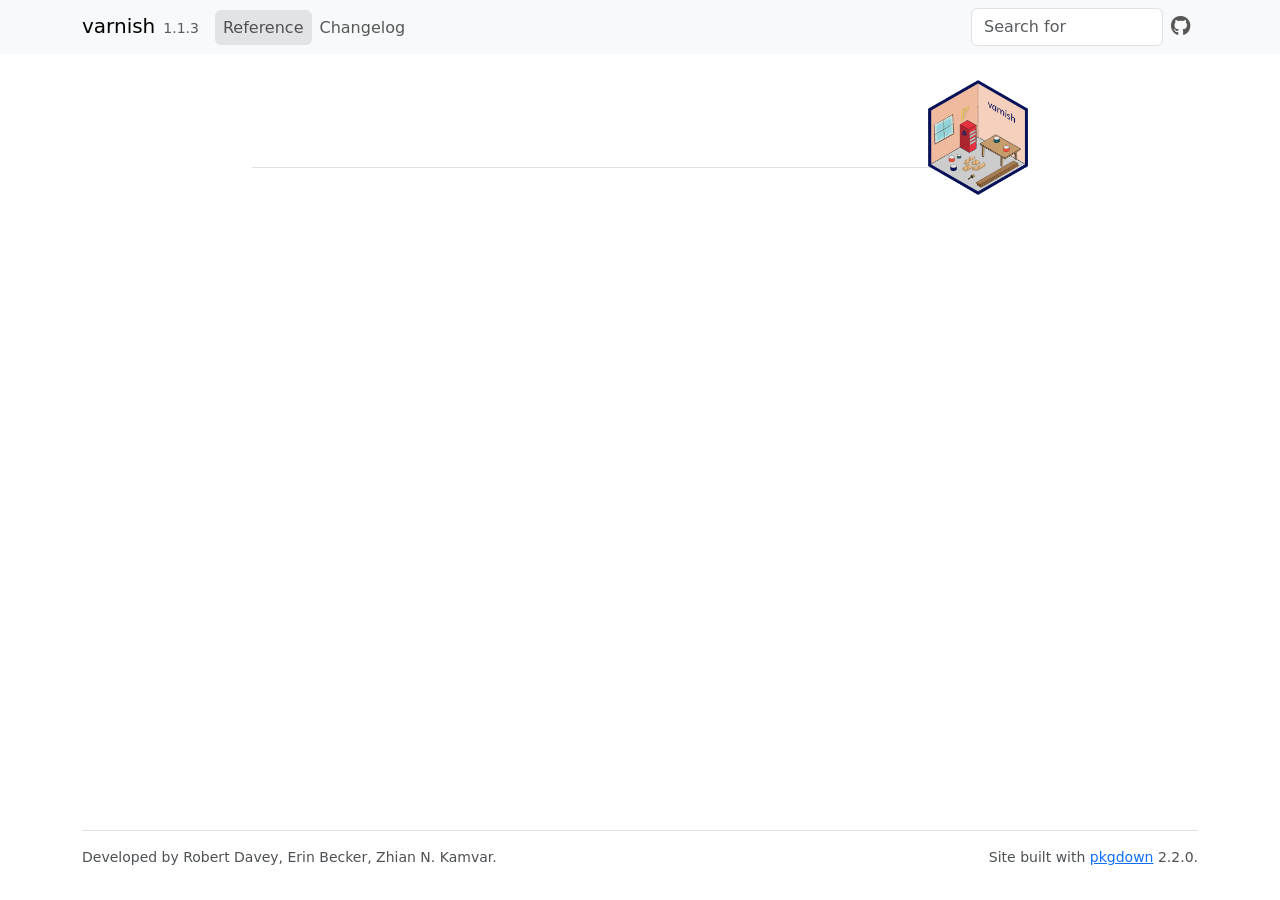
<file: reference/index.html>
<!DOCTYPE html>
<!-- Generated by pkgdown: do not edit by hand --><html lang="en"><head><meta http-equiv="Content-Type" content="text/html; charset=UTF-8"><meta charset="utf-8"><meta http-equiv="X-UA-Compatible" content="IE=edge"><meta name="viewport" content="width=device-width, initial-scale=1, shrink-to-fit=no"><title> • varnish</title><!-- favicons --><link rel="icon" type="image/png" sizes="96x96" href="../favicon-96x96.png"><link rel="icon" type="”image/svg+xml”" href="../favicon.svg"><link rel="apple-touch-icon" sizes="180x180" href="../apple-touch-icon.png"><link rel="icon" sizes="any" href="../favicon.ico"><link rel="manifest" href="../site.webmanifest"><script src="../deps/jquery-3.6.0/jquery-3.6.0.min.js"></script><meta name="viewport" content="width=device-width, initial-scale=1, shrink-to-fit=no"><link href="../deps/bootstrap-5.3.1/bootstrap.min.css" rel="stylesheet"><script src="../deps/bootstrap-5.3.1/bootstrap.bundle.min.js"></script><link href="../deps/font-awesome-6.5.2/css/all.min.css" rel="stylesheet"><link href="../deps/font-awesome-6.5.2/css/v4-shims.min.css" rel="stylesheet"><script src="../deps/headroom-0.11.0/headroom.min.js"></script><script src="../deps/headroom-0.11.0/jQuery.headroom.min.js"></script><script src="../deps/bootstrap-toc-1.0.1/bootstrap-toc.min.js"></script><script src="../deps/clipboard.js-2.0.11/clipboard.min.js"></script><script src="../deps/search-1.0.0/autocomplete.jquery.min.js"></script><script src="../deps/search-1.0.0/fuse.min.js"></script><script src="../deps/search-1.0.0/mark.min.js"></script><!-- pkgdown --><script src="../pkgdown.js"></script><meta property="og:title" content=""><meta property="og:image" content="https://carpentries.github.io/varnish/logo.png"><meta name="twitter:card" content="summary"><meta name="twitter:creator" content="@zkamvar"><meta name="twitter:site" content="@thecarpentries"></head><body>
    <a href="#main" class="visually-hidden-focusable">Skip to contents</a>


    <nav class="navbar navbar-expand-lg fixed-top bg-light" data-bs-theme="light" aria-label="Site navigation"><div class="container">

    <a class="navbar-brand me-2" href="../index.html">varnish</a>

    <small class="nav-text text-muted me-auto" data-bs-toggle="tooltip" data-bs-placement="bottom" title="Released version">1.1.3</small>


    <button class="navbar-toggler" type="button" data-bs-toggle="collapse" data-bs-target="#navbar" aria-controls="navbar" aria-expanded="false" aria-label="Toggle navigation">
      <span class="navbar-toggler-icon"></span>
    </button>

    <div id="navbar" class="collapse navbar-collapse ms-3">
      <ul class="navbar-nav me-auto"><li class="active nav-item"><a class="nav-link" href="../reference/index.html">Reference</a></li>
<li class="nav-item"><a class="nav-link" href="../news/index.html">Changelog</a></li>
      </ul><ul class="navbar-nav"><li class="nav-item"><form class="form-inline" role="search">
 <input class="form-control" type="search" name="search-input" id="search-input" autocomplete="off" aria-label="Search site" placeholder="Search for" data-search-index="../search.json"></form></li>
<li class="nav-item"><a class="external-link nav-link" href="https://github.com/melbournebioinformatics/uom-varnish/" aria-label="GitHub"><span class="fa fab fa-github fa-lg"></span></a></li>
      </ul></div>


  </div>
</nav><div class="container template-reference-index">
<div class="row">
  <main id="main" class="col-md-9"><div class="page-header">
      <img src="../logo.png" class="logo" alt=""><h1></h1>
    </div>


  </main></div>


    <footer><div class="pkgdown-footer-left">
  <p>Developed by Robert Davey, Erin Becker, Zhian N. Kamvar.</p>
</div>

<div class="pkgdown-footer-right">
  <p>Site built with <a href="https://pkgdown.r-lib.org/" class="external-link">pkgdown</a> 2.2.0.</p>
</div>

    </footer></div>





  </body></html>
</file>
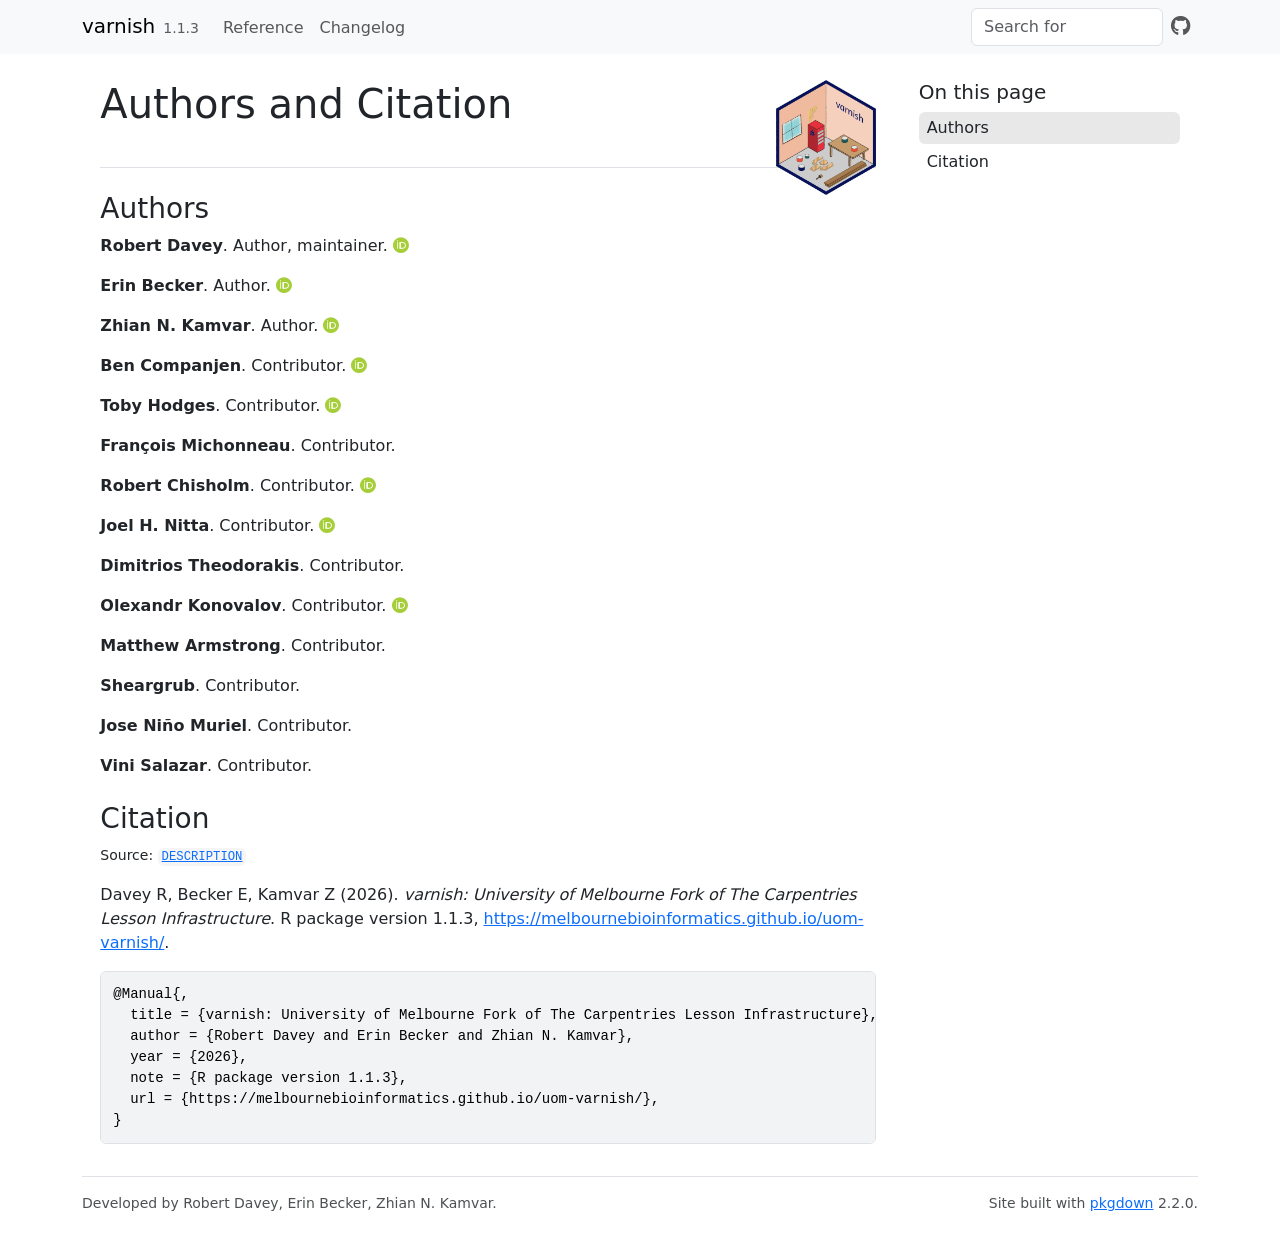
<file: authors.html>
<!DOCTYPE html>
<!-- Generated by pkgdown: do not edit by hand --><html lang="en"><head><meta http-equiv="Content-Type" content="text/html; charset=UTF-8"><meta charset="utf-8"><meta http-equiv="X-UA-Compatible" content="IE=edge"><meta name="viewport" content="width=device-width, initial-scale=1, shrink-to-fit=no"><title>Authors and Citation • varnish</title><!-- favicons --><link rel="icon" type="image/png" sizes="96x96" href="favicon-96x96.png"><link rel="icon" type="”image/svg+xml”" href="favicon.svg"><link rel="apple-touch-icon" sizes="180x180" href="apple-touch-icon.png"><link rel="icon" sizes="any" href="favicon.ico"><link rel="manifest" href="site.webmanifest"><script src="deps/jquery-3.6.0/jquery-3.6.0.min.js"></script><meta name="viewport" content="width=device-width, initial-scale=1, shrink-to-fit=no"><link href="deps/bootstrap-5.3.1/bootstrap.min.css" rel="stylesheet"><script src="deps/bootstrap-5.3.1/bootstrap.bundle.min.js"></script><link href="deps/font-awesome-6.5.2/css/all.min.css" rel="stylesheet"><link href="deps/font-awesome-6.5.2/css/v4-shims.min.css" rel="stylesheet"><script src="deps/headroom-0.11.0/headroom.min.js"></script><script src="deps/headroom-0.11.0/jQuery.headroom.min.js"></script><script src="deps/bootstrap-toc-1.0.1/bootstrap-toc.min.js"></script><script src="deps/clipboard.js-2.0.11/clipboard.min.js"></script><script src="deps/search-1.0.0/autocomplete.jquery.min.js"></script><script src="deps/search-1.0.0/fuse.min.js"></script><script src="deps/search-1.0.0/mark.min.js"></script><!-- pkgdown --><script src="pkgdown.js"></script><meta property="og:title" content="Authors and Citation"><meta property="og:image" content="https://carpentries.github.io/varnish/logo.png"><meta name="twitter:card" content="summary"><meta name="twitter:creator" content="@zkamvar"><meta name="twitter:site" content="@thecarpentries"></head><body>
    <a href="#main" class="visually-hidden-focusable">Skip to contents</a>


    <nav class="navbar navbar-expand-lg fixed-top bg-light" data-bs-theme="light" aria-label="Site navigation"><div class="container">

    <a class="navbar-brand me-2" href="index.html">varnish</a>

    <small class="nav-text text-muted me-auto" data-bs-toggle="tooltip" data-bs-placement="bottom" title="Released version">1.1.3</small>


    <button class="navbar-toggler" type="button" data-bs-toggle="collapse" data-bs-target="#navbar" aria-controls="navbar" aria-expanded="false" aria-label="Toggle navigation">
      <span class="navbar-toggler-icon"></span>
    </button>

    <div id="navbar" class="collapse navbar-collapse ms-3">
      <ul class="navbar-nav me-auto"><li class="nav-item"><a class="nav-link" href="reference/index.html">Reference</a></li>
<li class="nav-item"><a class="nav-link" href="news/index.html">Changelog</a></li>
      </ul><ul class="navbar-nav"><li class="nav-item"><form class="form-inline" role="search">
 <input class="form-control" type="search" name="search-input" id="search-input" autocomplete="off" aria-label="Search site" placeholder="Search for" data-search-index="search.json"></form></li>
<li class="nav-item"><a class="external-link nav-link" href="https://github.com/melbournebioinformatics/uom-varnish/" aria-label="GitHub"><span class="fa fab fa-github fa-lg"></span></a></li>
      </ul></div>


  </div>
</nav><div class="container template-citation-authors">
<div class="row">
  <main id="main" class="col-md-9"><div class="page-header">
      <img src="logo.png" class="logo" alt=""><h1>Authors and Citation</h1>
    </div>

    <div class="section level2">
      <h2>Authors</h2>

      <ul class="list-unstyled"><li>
          <p><strong>Robert Davey</strong>. Author, maintainer. <a href="https://orcid.org/0000-0002-5589-7754" target="orcid.widget" aria-label="ORCID" class="external-link"><span class="fab fa-orcid orcid" aria-hidden="true"></span></a>
          </p>
        </li>
        <li>
          <p><strong>Erin Becker</strong>. Author. <a href="https://orcid.org/0000-0002-6832-0233" target="orcid.widget" aria-label="ORCID" class="external-link"><span class="fab fa-orcid orcid" aria-hidden="true"></span></a>
          </p>
        </li>
        <li>
          <p><strong>Zhian N. Kamvar</strong>. Author. <a href="https://orcid.org/0000-0003-1458-7108" target="orcid.widget" aria-label="ORCID" class="external-link"><span class="fab fa-orcid orcid" aria-hidden="true"></span></a>
          </p>
        </li>
        <li>
          <p><strong>Ben Companjen</strong>. Contributor. <a href="https://orcid.org/0000-0002-7023-9047" target="orcid.widget" aria-label="ORCID" class="external-link"><span class="fab fa-orcid orcid" aria-hidden="true"></span></a>
          </p>
        </li>
        <li>
          <p><strong>Toby Hodges</strong>. Contributor. <a href="https://orcid.org/0000-0003-1766-456X" target="orcid.widget" aria-label="ORCID" class="external-link"><span class="fab fa-orcid orcid" aria-hidden="true"></span></a>
          </p>
        </li>
        <li>
          <p><strong>François Michonneau</strong>. Contributor.
          </p>
        </li>
        <li>
          <p><strong>Robert Chisholm</strong>. Contributor. <a href="https://orcid.org/0000-0003-3379-9042" target="orcid.widget" aria-label="ORCID" class="external-link"><span class="fab fa-orcid orcid" aria-hidden="true"></span></a>
          </p>
        </li>
        <li>
          <p><strong>Joel H. Nitta</strong>. Contributor. <a href="https://orcid.org/0000-0003-4719-7472" target="orcid.widget" aria-label="ORCID" class="external-link"><span class="fab fa-orcid orcid" aria-hidden="true"></span></a>
          </p>
        </li>
        <li>
          <p><strong>Dimitrios Theodorakis</strong>. Contributor.
          </p>
        </li>
        <li>
          <p><strong>Olexandr Konovalov</strong>. Contributor. <a href="https://orcid.org/0000-0001-5299-3292" target="orcid.widget" aria-label="ORCID" class="external-link"><span class="fab fa-orcid orcid" aria-hidden="true"></span></a>
          </p>
        </li>
        <li>
          <p><strong>Matthew Armstrong</strong>. Contributor.
          </p>
        </li>
        <li>
          <p><strong>Sheargrub</strong>. Contributor.
          </p>
        </li>
        <li>
          <p><strong>Jose Niño Muriel</strong>. Contributor.
          </p>
        </li>
        <li>
          <p><strong>Vini Salazar</strong>. Contributor.
          </p>
        </li>
      </ul></div>

    <div class="section level2">
      <h2 id="citation">Citation</h2>
      <p><small class="dont-index">Source: <a href="https://github.com/melbournebioinformatics/uom-varnish/blob/main/DESCRIPTION" class="external-link"><code>DESCRIPTION</code></a></small></p>

      <p>Davey R, Becker E, Kamvar Z (2026).
<em>varnish: University of Melbourne Fork of The Carpentries Lesson Infrastructure</em>.
R package version 1.1.3, <a href="https://melbournebioinformatics.github.io/uom-varnish/" class="external-link">https://melbournebioinformatics.github.io/uom-varnish/</a>.
</p>
      <pre>@Manual{,
  title = {varnish: University of Melbourne Fork of The Carpentries Lesson Infrastructure},
  author = {Robert Davey and Erin Becker and Zhian N. Kamvar},
  year = {2026},
  note = {R package version 1.1.3},
  url = {https://melbournebioinformatics.github.io/uom-varnish/},
}</pre>
    </div>

  </main><aside class="col-md-3"><nav id="toc" aria-label="Table of contents"><h2>On this page</h2>
    </nav></aside></div>


    <footer><div class="pkgdown-footer-left">
  <p>Developed by Robert Davey, Erin Becker, Zhian N. Kamvar.</p>
</div>

<div class="pkgdown-footer-right">
  <p>Site built with <a href="https://pkgdown.r-lib.org/" class="external-link">pkgdown</a> 2.2.0.</p>
</div>

    </footer></div>





  </body></html>
</file>
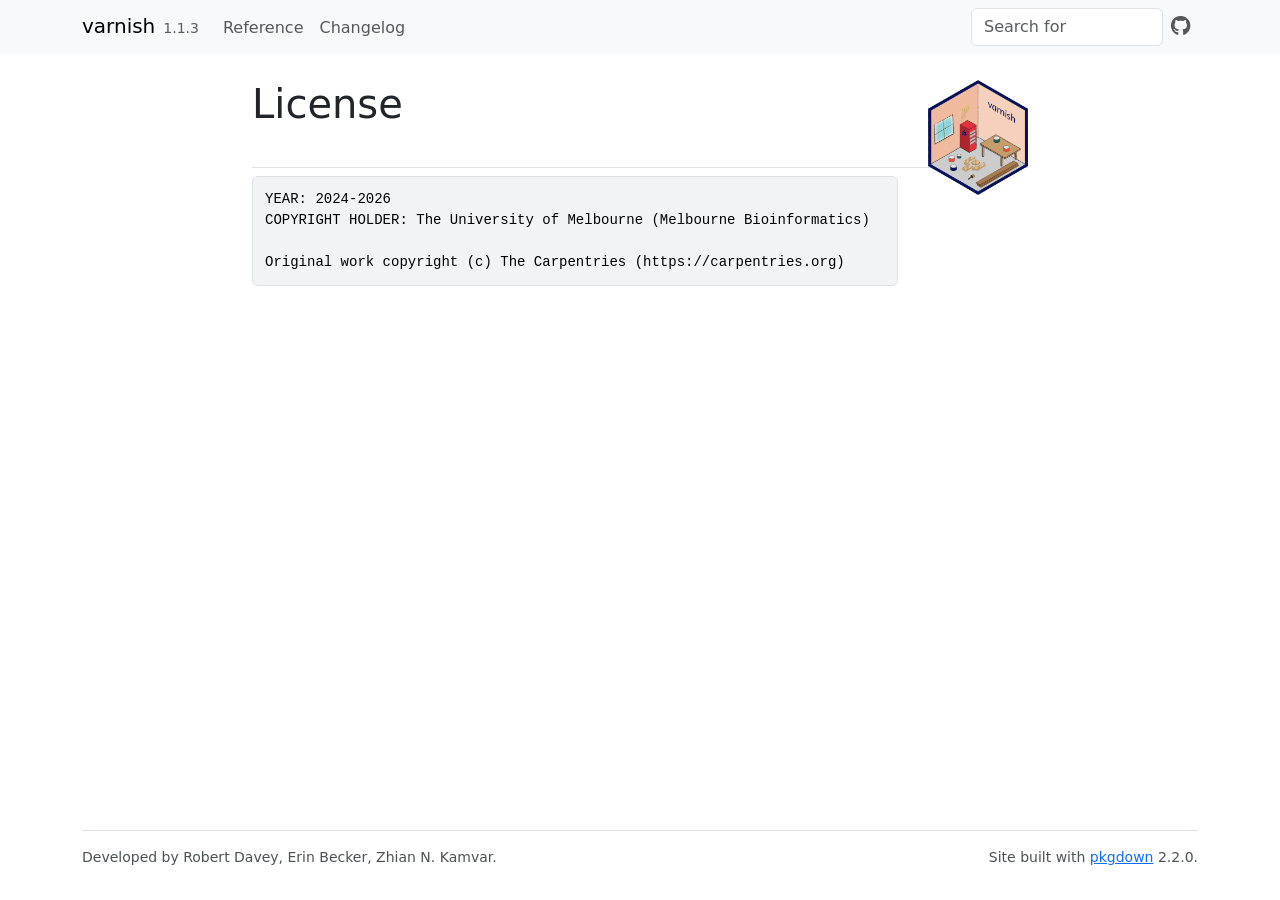
<file: LICENSE-text.html>
<!DOCTYPE html>
<!-- Generated by pkgdown: do not edit by hand --><html lang="en"><head><meta http-equiv="Content-Type" content="text/html; charset=UTF-8"><meta charset="utf-8"><meta http-equiv="X-UA-Compatible" content="IE=edge"><meta name="viewport" content="width=device-width, initial-scale=1, shrink-to-fit=no"><title>License • varnish</title><!-- favicons --><link rel="icon" type="image/png" sizes="96x96" href="favicon-96x96.png"><link rel="icon" type="”image/svg+xml”" href="favicon.svg"><link rel="apple-touch-icon" sizes="180x180" href="apple-touch-icon.png"><link rel="icon" sizes="any" href="favicon.ico"><link rel="manifest" href="site.webmanifest"><script src="deps/jquery-3.6.0/jquery-3.6.0.min.js"></script><meta name="viewport" content="width=device-width, initial-scale=1, shrink-to-fit=no"><link href="deps/bootstrap-5.3.1/bootstrap.min.css" rel="stylesheet"><script src="deps/bootstrap-5.3.1/bootstrap.bundle.min.js"></script><link href="deps/font-awesome-6.5.2/css/all.min.css" rel="stylesheet"><link href="deps/font-awesome-6.5.2/css/v4-shims.min.css" rel="stylesheet"><script src="deps/headroom-0.11.0/headroom.min.js"></script><script src="deps/headroom-0.11.0/jQuery.headroom.min.js"></script><script src="deps/bootstrap-toc-1.0.1/bootstrap-toc.min.js"></script><script src="deps/clipboard.js-2.0.11/clipboard.min.js"></script><script src="deps/search-1.0.0/autocomplete.jquery.min.js"></script><script src="deps/search-1.0.0/fuse.min.js"></script><script src="deps/search-1.0.0/mark.min.js"></script><!-- pkgdown --><script src="pkgdown.js"></script><meta property="og:title" content="License"><meta property="og:image" content="https://carpentries.github.io/varnish/logo.png"><meta name="twitter:card" content="summary"><meta name="twitter:creator" content="@zkamvar"><meta name="twitter:site" content="@thecarpentries"></head><body>
    <a href="#main" class="visually-hidden-focusable">Skip to contents</a>


    <nav class="navbar navbar-expand-lg fixed-top bg-light" data-bs-theme="light" aria-label="Site navigation"><div class="container">

    <a class="navbar-brand me-2" href="index.html">varnish</a>

    <small class="nav-text text-muted me-auto" data-bs-toggle="tooltip" data-bs-placement="bottom" title="Released version">1.1.3</small>


    <button class="navbar-toggler" type="button" data-bs-toggle="collapse" data-bs-target="#navbar" aria-controls="navbar" aria-expanded="false" aria-label="Toggle navigation">
      <span class="navbar-toggler-icon"></span>
    </button>

    <div id="navbar" class="collapse navbar-collapse ms-3">
      <ul class="navbar-nav me-auto"><li class="nav-item"><a class="nav-link" href="reference/index.html">Reference</a></li>
<li class="nav-item"><a class="nav-link" href="news/index.html">Changelog</a></li>
      </ul><ul class="navbar-nav"><li class="nav-item"><form class="form-inline" role="search">
 <input class="form-control" type="search" name="search-input" id="search-input" autocomplete="off" aria-label="Search site" placeholder="Search for" data-search-index="search.json"></form></li>
<li class="nav-item"><a class="external-link nav-link" href="https://github.com/melbournebioinformatics/uom-varnish/" aria-label="GitHub"><span class="fa fab fa-github fa-lg"></span></a></li>
      </ul></div>


  </div>
</nav><div class="container template-title-body">
<div class="row">
  <main id="main" class="col-md-9"><div class="page-header">
      <img src="logo.png" class="logo" alt=""><h1>License</h1>

    </div>

<pre>YEAR: 2024-2026
COPYRIGHT HOLDER: The University of Melbourne (Melbourne Bioinformatics)

Original work copyright (c) The Carpentries (https://carpentries.org)
</pre>

  </main></div>


    <footer><div class="pkgdown-footer-left">
  <p>Developed by Robert Davey, Erin Becker, Zhian N. Kamvar.</p>
</div>

<div class="pkgdown-footer-right">
  <p>Site built with <a href="https://pkgdown.r-lib.org/" class="external-link">pkgdown</a> 2.2.0.</p>
</div>

    </footer></div>





  </body></html>
</file>
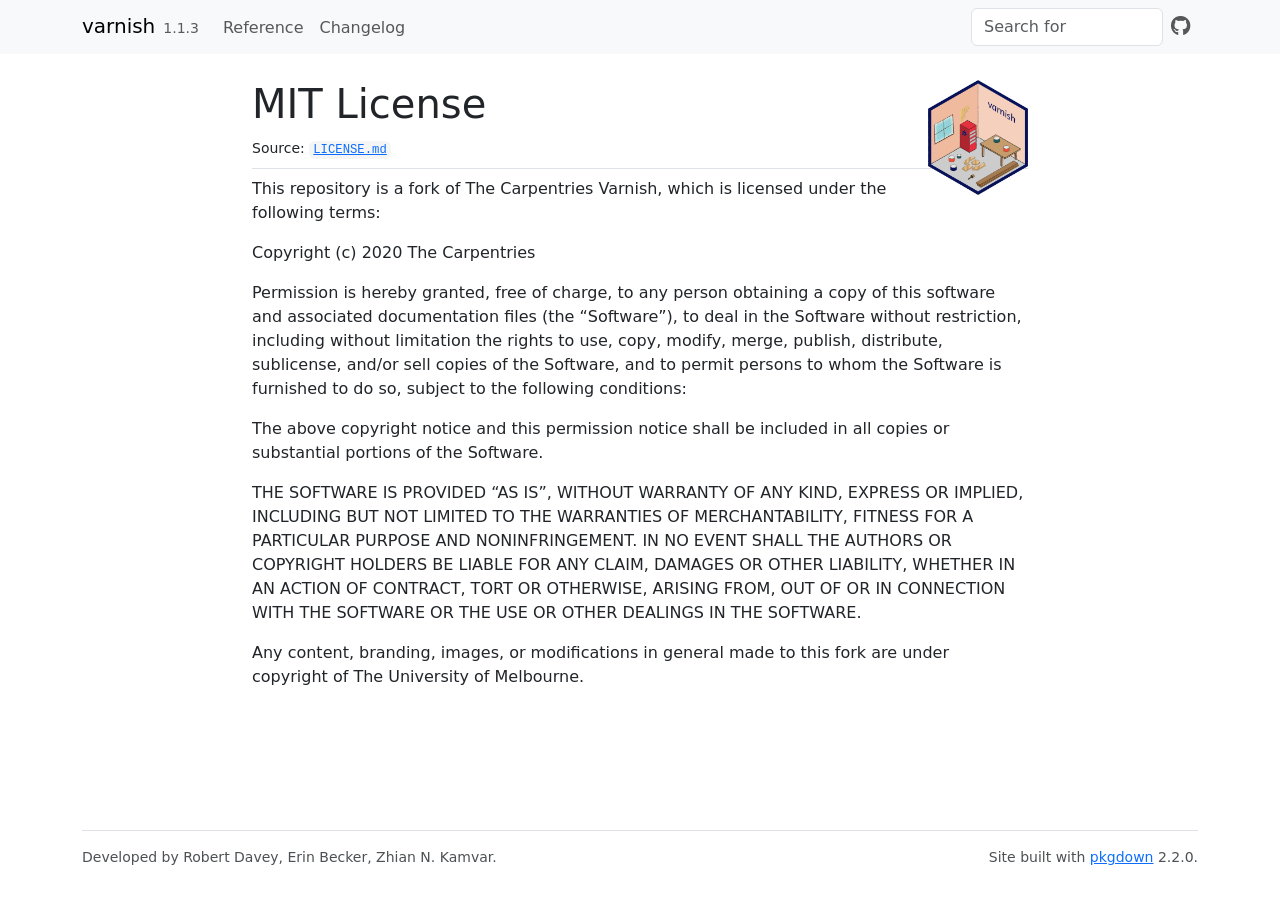
<file: LICENSE.html>
<!DOCTYPE html>
<!-- Generated by pkgdown: do not edit by hand --><html lang="en"><head><meta http-equiv="Content-Type" content="text/html; charset=UTF-8"><meta charset="utf-8"><meta http-equiv="X-UA-Compatible" content="IE=edge"><meta name="viewport" content="width=device-width, initial-scale=1, shrink-to-fit=no"><title>MIT License • varnish</title><!-- favicons --><link rel="icon" type="image/png" sizes="96x96" href="favicon-96x96.png"><link rel="icon" type="”image/svg+xml”" href="favicon.svg"><link rel="apple-touch-icon" sizes="180x180" href="apple-touch-icon.png"><link rel="icon" sizes="any" href="favicon.ico"><link rel="manifest" href="site.webmanifest"><script src="deps/jquery-3.6.0/jquery-3.6.0.min.js"></script><meta name="viewport" content="width=device-width, initial-scale=1, shrink-to-fit=no"><link href="deps/bootstrap-5.3.1/bootstrap.min.css" rel="stylesheet"><script src="deps/bootstrap-5.3.1/bootstrap.bundle.min.js"></script><link href="deps/font-awesome-6.5.2/css/all.min.css" rel="stylesheet"><link href="deps/font-awesome-6.5.2/css/v4-shims.min.css" rel="stylesheet"><script src="deps/headroom-0.11.0/headroom.min.js"></script><script src="deps/headroom-0.11.0/jQuery.headroom.min.js"></script><script src="deps/bootstrap-toc-1.0.1/bootstrap-toc.min.js"></script><script src="deps/clipboard.js-2.0.11/clipboard.min.js"></script><script src="deps/search-1.0.0/autocomplete.jquery.min.js"></script><script src="deps/search-1.0.0/fuse.min.js"></script><script src="deps/search-1.0.0/mark.min.js"></script><!-- pkgdown --><script src="pkgdown.js"></script><meta property="og:title" content="MIT License"><meta property="og:image" content="https://carpentries.github.io/varnish/logo.png"><meta name="twitter:card" content="summary"><meta name="twitter:creator" content="@zkamvar"><meta name="twitter:site" content="@thecarpentries"></head><body>
    <a href="#main" class="visually-hidden-focusable">Skip to contents</a>


    <nav class="navbar navbar-expand-lg fixed-top bg-light" data-bs-theme="light" aria-label="Site navigation"><div class="container">

    <a class="navbar-brand me-2" href="index.html">varnish</a>

    <small class="nav-text text-muted me-auto" data-bs-toggle="tooltip" data-bs-placement="bottom" title="Released version">1.1.3</small>


    <button class="navbar-toggler" type="button" data-bs-toggle="collapse" data-bs-target="#navbar" aria-controls="navbar" aria-expanded="false" aria-label="Toggle navigation">
      <span class="navbar-toggler-icon"></span>
    </button>

    <div id="navbar" class="collapse navbar-collapse ms-3">
      <ul class="navbar-nav me-auto"><li class="nav-item"><a class="nav-link" href="reference/index.html">Reference</a></li>
<li class="nav-item"><a class="nav-link" href="news/index.html">Changelog</a></li>
      </ul><ul class="navbar-nav"><li class="nav-item"><form class="form-inline" role="search">
 <input class="form-control" type="search" name="search-input" id="search-input" autocomplete="off" aria-label="Search site" placeholder="Search for" data-search-index="search.json"></form></li>
<li class="nav-item"><a class="external-link nav-link" href="https://github.com/melbournebioinformatics/uom-varnish/" aria-label="GitHub"><span class="fa fab fa-github fa-lg"></span></a></li>
      </ul></div>


  </div>
</nav><div class="container template-title-body">
<div class="row">
  <main id="main" class="col-md-9"><div class="page-header">
      <img src="logo.png" class="logo" alt=""><h1>MIT License</h1>
      <small class="dont-index">Source: <a href="https://github.com/melbournebioinformatics/uom-varnish/blob/main/LICENSE.md" class="external-link"><code>LICENSE.md</code></a></small>
    </div>


<p>This repository is a fork of The Carpentries Varnish, which is licensed under the following terms:</p>
<div id="mit-license" class="section level1">

<p>Copyright (c) 2020 The Carpentries</p>
<p>Permission is hereby granted, free of charge, to any person obtaining a copy of this software and associated documentation files (the “Software”), to deal in the Software without restriction, including without limitation the rights to use, copy, modify, merge, publish, distribute, sublicense, and/or sell copies of the Software, and to permit persons to whom the Software is furnished to do so, subject to the following conditions:</p>
<p>The above copyright notice and this permission notice shall be included in all copies or substantial portions of the Software.</p>
<p>THE SOFTWARE IS PROVIDED “AS IS”, WITHOUT WARRANTY OF ANY KIND, EXPRESS OR IMPLIED, INCLUDING BUT NOT LIMITED TO THE WARRANTIES OF MERCHANTABILITY, FITNESS FOR A PARTICULAR PURPOSE AND NONINFRINGEMENT. IN NO EVENT SHALL THE AUTHORS OR COPYRIGHT HOLDERS BE LIABLE FOR ANY CLAIM, DAMAGES OR OTHER LIABILITY, WHETHER IN AN ACTION OF CONTRACT, TORT OR OTHERWISE, ARISING FROM, OUT OF OR IN CONNECTION WITH THE SOFTWARE OR THE USE OR OTHER DEALINGS IN THE SOFTWARE.</p>
<p>Any content, branding, images, or modifications in general made to this fork are under copyright of The University of Melbourne.</p>
</div>


  </main></div>


    <footer><div class="pkgdown-footer-left">
  <p>Developed by Robert Davey, Erin Becker, Zhian N. Kamvar.</p>
</div>

<div class="pkgdown-footer-right">
  <p>Site built with <a href="https://pkgdown.r-lib.org/" class="external-link">pkgdown</a> 2.2.0.</p>
</div>

    </footer></div>





  </body></html>
</file>
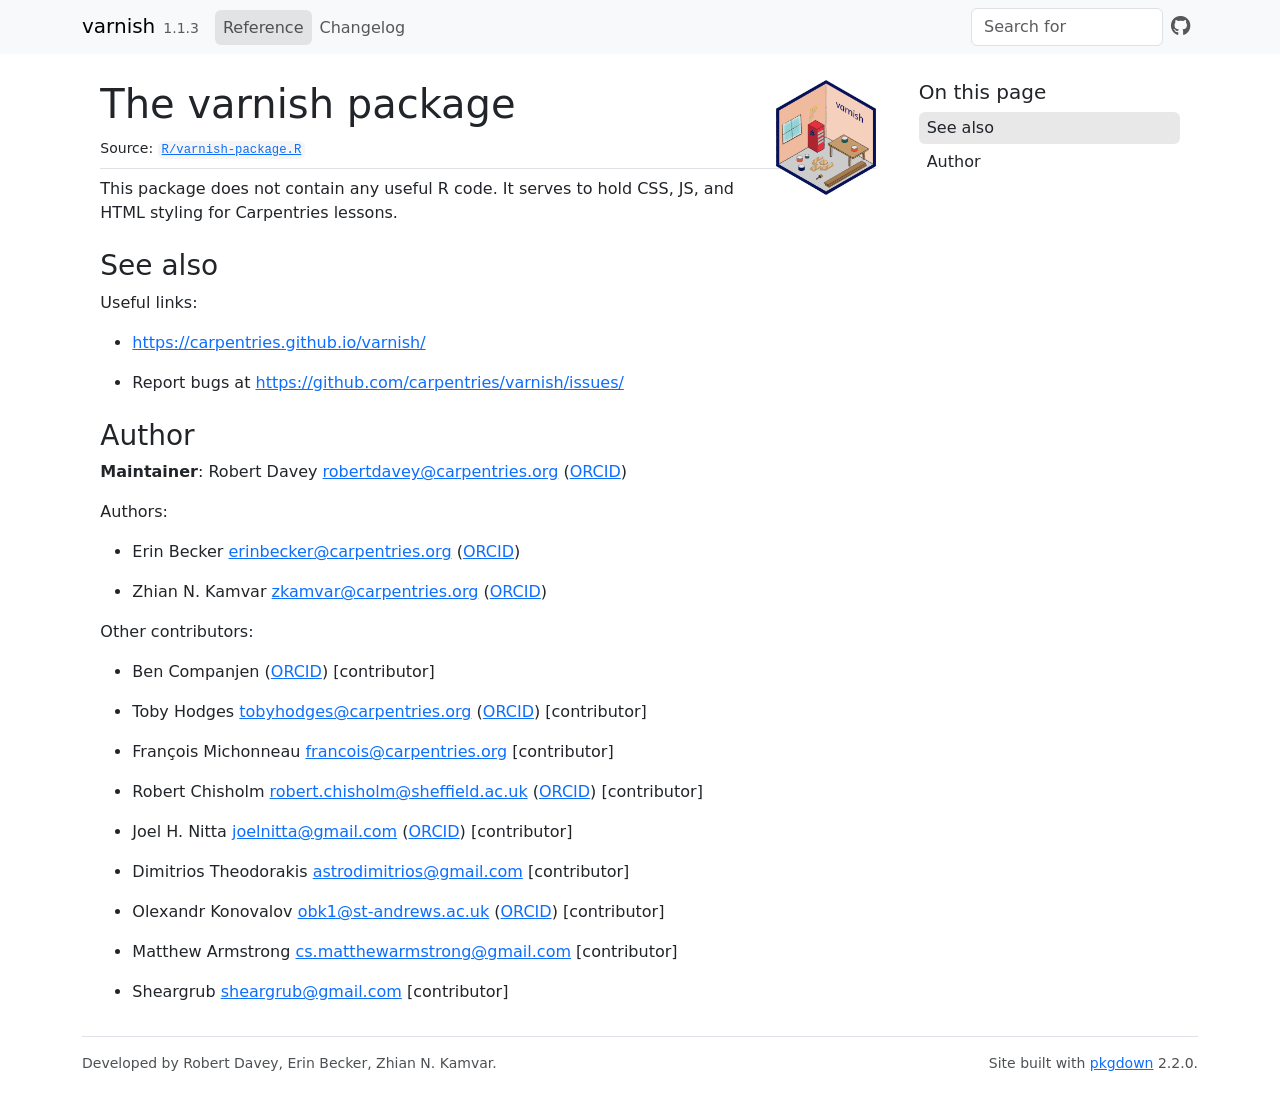
<file: reference/varnish-package.html>
<!DOCTYPE html>
<!-- Generated by pkgdown: do not edit by hand --><html lang="en"><head><meta http-equiv="Content-Type" content="text/html; charset=UTF-8"><meta charset="utf-8"><meta http-equiv="X-UA-Compatible" content="IE=edge"><meta name="viewport" content="width=device-width, initial-scale=1, shrink-to-fit=no"><title>The varnish package — varnish-package • varnish</title><!-- favicons --><link rel="icon" type="image/png" sizes="96x96" href="../favicon-96x96.png"><link rel="icon" type="”image/svg+xml”" href="../favicon.svg"><link rel="apple-touch-icon" sizes="180x180" href="../apple-touch-icon.png"><link rel="icon" sizes="any" href="../favicon.ico"><link rel="manifest" href="../site.webmanifest"><script src="../deps/jquery-3.6.0/jquery-3.6.0.min.js"></script><meta name="viewport" content="width=device-width, initial-scale=1, shrink-to-fit=no"><link href="../deps/bootstrap-5.3.1/bootstrap.min.css" rel="stylesheet"><script src="../deps/bootstrap-5.3.1/bootstrap.bundle.min.js"></script><link href="../deps/font-awesome-6.5.2/css/all.min.css" rel="stylesheet"><link href="../deps/font-awesome-6.5.2/css/v4-shims.min.css" rel="stylesheet"><script src="../deps/headroom-0.11.0/headroom.min.js"></script><script src="../deps/headroom-0.11.0/jQuery.headroom.min.js"></script><script src="../deps/bootstrap-toc-1.0.1/bootstrap-toc.min.js"></script><script src="../deps/clipboard.js-2.0.11/clipboard.min.js"></script><script src="../deps/search-1.0.0/autocomplete.jquery.min.js"></script><script src="../deps/search-1.0.0/fuse.min.js"></script><script src="../deps/search-1.0.0/mark.min.js"></script><!-- pkgdown --><script src="../pkgdown.js"></script><meta property="og:title" content="The varnish package — varnish-package"><meta name="description" content="This package does not contain any useful R code. It serves to hold CSS, JS,
and HTML styling for Carpentries lessons."><meta property="og:description" content="This package does not contain any useful R code. It serves to hold CSS, JS,
and HTML styling for Carpentries lessons."><meta property="og:image" content="https://carpentries.github.io/varnish/logo.png"><meta name="twitter:card" content="summary"><meta name="twitter:creator" content="@zkamvar"><meta name="twitter:site" content="@thecarpentries"></head><body>
    <a href="#main" class="visually-hidden-focusable">Skip to contents</a>


    <nav class="navbar navbar-expand-lg fixed-top bg-light" data-bs-theme="light" aria-label="Site navigation"><div class="container">

    <a class="navbar-brand me-2" href="../index.html">varnish</a>

    <small class="nav-text text-muted me-auto" data-bs-toggle="tooltip" data-bs-placement="bottom" title="Released version">1.1.3</small>


    <button class="navbar-toggler" type="button" data-bs-toggle="collapse" data-bs-target="#navbar" aria-controls="navbar" aria-expanded="false" aria-label="Toggle navigation">
      <span class="navbar-toggler-icon"></span>
    </button>

    <div id="navbar" class="collapse navbar-collapse ms-3">
      <ul class="navbar-nav me-auto"><li class="active nav-item"><a class="nav-link" href="../reference/index.html">Reference</a></li>
<li class="nav-item"><a class="nav-link" href="../news/index.html">Changelog</a></li>
      </ul><ul class="navbar-nav"><li class="nav-item"><form class="form-inline" role="search">
 <input class="form-control" type="search" name="search-input" id="search-input" autocomplete="off" aria-label="Search site" placeholder="Search for" data-search-index="../search.json"></form></li>
<li class="nav-item"><a class="external-link nav-link" href="https://github.com/melbournebioinformatics/uom-varnish/" aria-label="GitHub"><span class="fa fab fa-github fa-lg"></span></a></li>
      </ul></div>


  </div>
</nav><div class="container template-reference-topic">
<div class="row">
  <main id="main" class="col-md-9"><div class="page-header">
      <img src="../logo.png" class="logo" alt=""><h1>The varnish package</h1>
      <small class="dont-index">Source: <a href="https://github.com/melbournebioinformatics/uom-varnish/blob/main/R/varnish-package.R" class="external-link"><code>R/varnish-package.R</code></a></small>
      <div class="d-none name"><code>varnish-package.Rd</code></div>
    </div>

    <div class="ref-description section level2">
    <p>This package does not contain any useful R code. It serves to hold CSS, JS,
and HTML styling for Carpentries lessons.</p>
    </div>


    <div class="section level2">
    <h2 id="see-also">See also<a class="anchor" aria-label="anchor" href="#see-also"></a></h2>
    <div class="dont-index"><p>Useful links:</p><ul><li><p><a href="https://carpentries.github.io/varnish/">https://carpentries.github.io/varnish/</a></p></li>
<li><p>Report bugs at <a href="https://github.com/carpentries/varnish/issues/" class="external-link">https://github.com/carpentries/varnish/issues/</a></p></li>
</ul></div>
    </div>
    <div class="section level2">
    <h2 id="author">Author<a class="anchor" aria-label="anchor" href="#author"></a></h2>
    <p><strong>Maintainer</strong>: Robert Davey <a href="mailto:robertdavey@carpentries.org">robertdavey@carpentries.org</a> (<a href="https://orcid.org/0000-0002-5589-7754" class="external-link">ORCID</a>)</p>
<p>Authors:</p><ul><li><p>Erin Becker <a href="mailto:erinbecker@carpentries.org">erinbecker@carpentries.org</a> (<a href="https://orcid.org/0000-0002-6832-0233" class="external-link">ORCID</a>)</p></li>
<li><p>Zhian N. Kamvar <a href="mailto:zkamvar@carpentries.org">zkamvar@carpentries.org</a> (<a href="https://orcid.org/0000-0003-1458-7108" class="external-link">ORCID</a>)</p></li>
</ul><p>Other contributors:</p><ul><li><p>Ben Companjen (<a href="https://orcid.org/0000-0002-7023-9047" class="external-link">ORCID</a>) [contributor]</p></li>
<li><p>Toby Hodges <a href="mailto:tobyhodges@carpentries.org">tobyhodges@carpentries.org</a> (<a href="https://orcid.org/0000-0003-1766-456X" class="external-link">ORCID</a>) [contributor]</p></li>
<li><p>François Michonneau <a href="mailto:francois@carpentries.org">francois@carpentries.org</a> [contributor]</p></li>
<li><p>Robert Chisholm <a href="mailto:robert.chisholm@sheffield.ac.uk">robert.chisholm@sheffield.ac.uk</a> (<a href="https://orcid.org/0000-0003-3379-9042" class="external-link">ORCID</a>) [contributor]</p></li>
<li><p>Joel H. Nitta <a href="mailto:joelnitta@gmail.com">joelnitta@gmail.com</a> (<a href="https://orcid.org/0000-0003-4719-7472" class="external-link">ORCID</a>) [contributor]</p></li>
<li><p>Dimitrios Theodorakis <a href="mailto:astrodimitrios@gmail.com">astrodimitrios@gmail.com</a> [contributor]</p></li>
<li><p>Olexandr Konovalov <a href="mailto:obk1@st-andrews.ac.uk">obk1@st-andrews.ac.uk</a> (<a href="https://orcid.org/0000-0001-5299-3292" class="external-link">ORCID</a>) [contributor]</p></li>
<li><p>Matthew Armstrong <a href="mailto:cs.matthewarmstrong@gmail.com">cs.matthewarmstrong@gmail.com</a> [contributor]</p></li>
<li><p>Sheargrub <a href="mailto:sheargrub@gmail.com">sheargrub@gmail.com</a> [contributor]</p></li>
</ul></div>

  </main><aside class="col-md-3"><nav id="toc" aria-label="Table of contents"><h2>On this page</h2>
    </nav></aside></div>


    <footer><div class="pkgdown-footer-left">
  <p>Developed by Robert Davey, Erin Becker, Zhian N. Kamvar.</p>
</div>

<div class="pkgdown-footer-right">
  <p>Site built with <a href="https://pkgdown.r-lib.org/" class="external-link">pkgdown</a> 2.2.0.</p>
</div>

    </footer></div>





  </body></html>
</file>
<file: deps/font-awesome-6.5.2/css/v4-shims.min.css>
/*!
 * Font Awesome Free 6.5.2 by @fontawesome - https://fontawesome.com
 * License - https://fontawesome.com/license/free (Icons: CC BY 4.0, Fonts: SIL OFL 1.1, Code: MIT License)
 * Copyright 2024 Fonticons, Inc.
 */
.fa.fa-glass:before{content:"\f000"}.fa.fa-envelope-o{font-family:"Font Awesome 6 Free";font-weight:400}.fa.fa-envelope-o:before{content:"\f0e0"}.fa.fa-star-o{font-family:"Font Awesome 6 Free";font-weight:400}.fa.fa-star-o:before{content:"\f005"}.fa.fa-close:before,.fa.fa-remove:before{content:"\f00d"}.fa.fa-gear:before{content:"\f013"}.fa.fa-trash-o{font-family:"Font Awesome 6 Free";font-weight:400}.fa.fa-trash-o:before{content:"\f2ed"}.fa.fa-home:before{content:"\f015"}.fa.fa-file-o{font-family:"Font Awesome 6 Free";font-weight:400}.fa.fa-file-o:before{content:"\f15b"}.fa.fa-clock-o{font-family:"Font Awesome 6 Free";font-weight:400}.fa.fa-clock-o:before{content:"\f017"}.fa.fa-arrow-circle-o-down{font-family:"Font Awesome 6 Free";font-weight:400}.fa.fa-arrow-circle-o-down:before{content:"\f358"}.fa.fa-arrow-circle-o-up{font-family:"Font Awesome 6 Free";font-weight:400}.fa.fa-arrow-circle-o-up:before{content:"\f35b"}.fa.fa-play-circle-o{font-family:"Font Awesome 6 Free";font-weight:400}.fa.fa-play-circle-o:before{content:"\f144"}.fa.fa-repeat:before,.fa.fa-rotate-right:before{content:"\f01e"}.fa.fa-refresh:before{content:"\f021"}.fa.fa-list-alt{font-family:"Font Awesome 6 Free";font-weight:400}.fa.fa-list-alt:before{content:"\f022"}.fa.fa-dedent:before{content:"\f03b"}.fa.fa-video-camera:before{content:"\f03d"}.fa.fa-picture-o{font-family:"Font Awesome 6 Free";font-weight:400}.fa.fa-picture-o:before{content:"\f03e"}.fa.fa-photo{font-family:"Font Awesome 6 Free";font-weight:400}.fa.fa-photo:before{content:"\f03e"}.fa.fa-image{font-family:"Font Awesome 6 Free";font-weight:400}.fa.fa-image:before{content:"\f03e"}.fa.fa-map-marker:before{content:"\f3c5"}.fa.fa-pencil-square-o{font-family:"Font Awesome 6 Free";font-weight:400}.fa.fa-pencil-square-o:before{content:"\f044"}.fa.fa-edit{font-family:"Font Awesome 6 Free";font-weight:400}.fa.fa-edit:before{content:"\f044"}.fa.fa-share-square-o:before{content:"\f14d"}.fa.fa-check-square-o{font-family:"Font Awesome 6 Free";font-weight:400}.fa.fa-check-square-o:before{content:"\f14a"}.fa.fa-arrows:before{content:"\f0b2"}.fa.fa-times-circle-o{font-family:"Font Awesome 6 Free";font-weight:400}.fa.fa-times-circle-o:before{content:"\f057"}.fa.fa-check-circle-o{font-family:"Font Awesome 6 Free";font-weight:400}.fa.fa-check-circle-o:before{content:"\f058"}.fa.fa-mail-forward:before{content:"\f064"}.fa.fa-expand:before{content:"\f424"}.fa.fa-compress:before{content:"\f422"}.fa.fa-eye,.fa.fa-eye-slash{font-family:"Font Awesome 6 Free";font-weight:400}.fa.fa-warning:before{content:"\f071"}.fa.fa-calendar:before{content:"\f073"}.fa.fa-arrows-v:before{content:"\f338"}.fa.fa-arrows-h:before{content:"\f337"}.fa.fa-bar-chart-o:before,.fa.fa-bar-chart:before{content:"\e0e3"}.fa.fa-twitter-square{font-family:"Font Awesome 6 Brands";font-weight:400}.fa.fa-twitter-square:before{content:"\f081"}.fa.fa-facebook-square{font-family:"Font Awesome 6 Brands";font-weight:400}.fa.fa-facebook-square:before{content:"\f082"}.fa.fa-gears:before{content:"\f085"}.fa.fa-thumbs-o-up{font-family:"Font Awesome 6 Free";font-weight:400}.fa.fa-thumbs-o-up:before{content:"\f164"}.fa.fa-thumbs-o-down{font-family:"Font Awesome 6 Free";font-weight:400}.fa.fa-thumbs-o-down:before{content:"\f165"}.fa.fa-heart-o{font-family:"Font Awesome 6 Free";font-weight:400}.fa.fa-heart-o:before{content:"\f004"}.fa.fa-sign-out:before{content:"\f2f5"}.fa.fa-linkedin-square{font-family:"Font Awesome 6 Brands";font-weight:400}.fa.fa-linkedin-square:before{content:"\f08c"}.fa.fa-thumb-tack:before{content:"\f08d"}.fa.fa-external-link:before{content:"\f35d"}.fa.fa-sign-in:before{content:"\f2f6"}.fa.fa-github-square{font-family:"Font Awesome 6 Brands";font-weight:400}.fa.fa-github-square:before{content:"\f092"}.fa.fa-lemon-o{font-family:"Font Awesome 6 Free";font-weight:400}.fa.fa-lemon-o:before{content:"\f094"}.fa.fa-square-o{font-family:"Font Awesome 6 Free";font-weight:400}.fa.fa-square-o:before{content:"\f0c8"}.fa.fa-bookmark-o{font-family:"Font Awesome 6 Free";font-weight:400}.fa.fa-bookmark-o:before{content:"\f02e"}.fa.fa-facebook,.fa.fa-twitter{font-family:"Font Awesome 6 Brands";font-weight:400}.fa.fa-facebook:before{content:"\f39e"}.fa.fa-facebook-f{font-family:"Font Awesome 6 Brands";font-weight:400}.fa.fa-facebook-f:before{content:"\f39e"}.fa.fa-github{font-family:"Font Awesome 6 Brands";font-weight:400}.fa.fa-credit-card{font-family:"Font Awesome 6 Free";font-weight:400}.fa.fa-feed:before{content:"\f09e"}.fa.fa-hdd-o{font-family:"Font Awesome 6 Free";font-weight:400}.fa.fa-hdd-o:before{content:"\f0a0"}.fa.fa-hand-o-right{font-family:"Font Awesome 6 Free";font-weight:400}.fa.fa-hand-o-right:before{content:"\f0a4"}.fa.fa-hand-o-left{font-family:"Font Awesome 6 Free";font-weight:400}.fa.fa-hand-o-left:before{content:"\f0a5"}.fa.fa-hand-o-up{font-family:"Font Awesome 6 Free";font-weight:400}.fa.fa-hand-o-up:before{content:"\f0a6"}.fa.fa-hand-o-down{font-family:"Font Awesome 6 Free";font-weight:400}.fa.fa-hand-o-down:before{content:"\f0a7"}.fa.fa-globe:before{content:"\f57d"}.fa.fa-tasks:before{content:"\f828"}.fa.fa-arrows-alt:before{content:"\f31e"}.fa.fa-group:before{content:"\f0c0"}.fa.fa-chain:before{content:"\f0c1"}.fa.fa-cut:before{content:"\f0c4"}.fa.fa-files-o{font-family:"Font Awesome 6 Free";font-weight:400}.fa.fa-files-o:before{content:"\f0c5"}.fa.fa-floppy-o{font-family:"Font Awesome 6 Free";font-weight:400}.fa.fa-floppy-o:before{content:"\f0c7"}.fa.fa-save{font-family:"Font Awesome 6 Free";font-weight:400}.fa.fa-save:before{content:"\f0c7"}.fa.fa-navicon:before,.fa.fa-reorder:before{content:"\f0c9"}.fa.fa-magic:before{content:"\e2ca"}.fa.fa-pinterest,.fa.fa-pinterest-square{font-family:"Font Awesome 6 Brands";font-weight:400}.fa.fa-pinterest-square:before{content:"\f0d3"}.fa.fa-google-plus-square{font-family:"Font Awesome 6 Brands";font-weight:400}.fa.fa-google-plus-square:before{content:"\f0d4"}.fa.fa-google-plus{font-family:"Font Awesome 6 Brands";font-weight:400}.fa.fa-google-plus:before{content:"\f0d5"}.fa.fa-money:before{content:"\f3d1"}.fa.fa-unsorted:before{content:"\f0dc"}.fa.fa-sort-desc:before{content:"\f0dd"}.fa.fa-sort-asc:before{content:"\f0de"}.fa.fa-linkedin{font-family:"Font Awesome 6 Brands";font-weight:400}.fa.fa-linkedin:before{content:"\f0e1"}.fa.fa-rotate-left:before{content:"\f0e2"}.fa.fa-legal:before{content:"\f0e3"}.fa.fa-dashboard:before,.fa.fa-tachometer:before{content:"\f625"}.fa.fa-comment-o{font-family:"Font Awesome 6 Free";font-weight:400}.fa.fa-comment-o:before{content:"\f075"}.fa.fa-comments-o{font-family:"Font Awesome 6 Free";font-weight:400}.fa.fa-comments-o:before{content:"\f086"}.fa.fa-flash:before{content:"\f0e7"}.fa.fa-clipboard:before{content:"\f0ea"}.fa.fa-lightbulb-o{font-family:"Font Awesome 6 Free";font-weight:400}.fa.fa-lightbulb-o:before{content:"\f0eb"}.fa.fa-exchange:before{content:"\f362"}.fa.fa-cloud-download:before{content:"\f0ed"}.fa.fa-cloud-upload:before{content:"\f0ee"}.fa.fa-bell-o{font-family:"Font Awesome 6 Free";font-weight:400}.fa.fa-bell-o:before{content:"\f0f3"}.fa.fa-cutlery:before{content:"\f2e7"}.fa.fa-file-text-o{font-family:"Font Awesome 6 Free";font-weight:400}.fa.fa-file-text-o:before{content:"\f15c"}.fa.fa-building-o{font-family:"Font Awesome 6 Free";font-weight:400}.fa.fa-building-o:before{content:"\f1ad"}.fa.fa-hospital-o{font-family:"Font Awesome 6 Free";font-weight:400}.fa.fa-hospital-o:before{content:"\f0f8"}.fa.fa-tablet:before{content:"\f3fa"}.fa.fa-mobile-phone:before,.fa.fa-mobile:before{content:"\f3cd"}.fa.fa-circle-o{font-family:"Font Awesome 6 Free";font-weight:400}.fa.fa-circle-o:before{content:"\f111"}.fa.fa-mail-reply:before{content:"\f3e5"}.fa.fa-github-alt{font-family:"Font Awesome 6 Brands";font-weight:400}.fa.fa-folder-o{font-family:"Font Awesome 6 Free";font-weight:400}.fa.fa-folder-o:before{content:"\f07b"}.fa.fa-folder-open-o{font-family:"Font Awesome 6 Free";font-weight:400}.fa.fa-folder-open-o:before{content:"\f07c"}.fa.fa-smile-o{font-family:"Font Awesome 6 Free";font-weight:400}.fa.fa-smile-o:before{content:"\f118"}.fa.fa-frown-o{font-family:"Font Awesome 6 Free";font-weight:400}.fa.fa-frown-o:before{content:"\f119"}.fa.fa-meh-o{font-family:"Font Awesome 6 Free";font-weight:400}.fa.fa-meh-o:before{content:"\f11a"}.fa.fa-keyboard-o{font-family:"Font Awesome 6 Free";font-weight:400}.fa.fa-keyboard-o:before{content:"\f11c"}.fa.fa-flag-o{font-family:"Font Awesome 6 Free";font-weight:400}.fa.fa-flag-o:before{content:"\f024"}.fa.fa-mail-reply-all:before{content:"\f122"}.fa.fa-star-half-o{font-family:"Font Awesome 6 Free";font-weight:400}.fa.fa-star-half-o:before{content:"\f5c0"}.fa.fa-star-half-empty{font-family:"Font Awesome 6 Free";font-weight:400}.fa.fa-star-half-empty:before{content:"\f5c0"}.fa.fa-star-half-full{font-family:"Font Awesome 6 Free";font-weight:400}.fa.fa-star-half-full:before{content:"\f5c0"}.fa.fa-code-fork:before{content:"\f126"}.fa.fa-chain-broken:before,.fa.fa-unlink:before{content:"\f127"}.fa.fa-calendar-o{font-family:"Font Awesome 6 Free";font-weight:400}.fa.fa-calendar-o:before{content:"\f133"}.fa.fa-css3,.fa.fa-html5,.fa.fa-maxcdn{font-family:"Font Awesome 6 Brands";font-weight:400}.fa.fa-unlock-alt:before{content:"\f09c"}.fa.fa-minus-square-o{font-family:"Font Awesome 6 Free";font-weight:400}.fa.fa-minus-square-o:before{content:"\f146"}.fa.fa-level-up:before{content:"\f3bf"}.fa.fa-level-down:before{content:"\f3be"}.fa.fa-pencil-square:before{content:"\f14b"}.fa.fa-external-link-square:before{content:"\f360"}.fa.fa-compass{font-family:"Font Awesome 6 Free";font-weight:400}.fa.fa-caret-square-o-down{font-family:"Font Awesome 6 Free";font-weight:400}.fa.fa-caret-square-o-down:before{content:"\f150"}.fa.fa-toggle-down{font-family:"Font Awesome 6 Free";font-weight:400}.fa.fa-toggle-down:before{content:"\f150"}.fa.fa-caret-square-o-up{font-family:"Font Awesome 6 Free";font-weight:400}.fa.fa-caret-square-o-up:before{content:"\f151"}.fa.fa-toggle-up{font-family:"Font Awesome 6 Free";font-weight:400}.fa.fa-toggle-up:before{content:"\f151"}.fa.fa-caret-square-o-right{font-family:"Font Awesome 6 Free";font-weight:400}.fa.fa-caret-square-o-right:before{content:"\f152"}.fa.fa-toggle-right{font-family:"Font Awesome 6 Free";font-weight:400}.fa.fa-toggle-right:before{content:"\f152"}.fa.fa-eur:before,.fa.fa-euro:before{content:"\f153"}.fa.fa-gbp:before{content:"\f154"}.fa.fa-dollar:before,.fa.fa-usd:before{content:"\24"}.fa.fa-inr:before,.fa.fa-rupee:before{content:"\e1bc"}.fa.fa-cny:before,.fa.fa-jpy:before,.fa.fa-rmb:before,.fa.fa-yen:before{content:"\f157"}.fa.fa-rouble:before,.fa.fa-rub:before,.fa.fa-ruble:before{content:"\f158"}.fa.fa-krw:before,.fa.fa-won:before{content:"\f159"}.fa.fa-bitcoin,.fa.fa-btc{font-family:"Font Awesome 6 Brands";font-weight:400}.fa.fa-bitcoin:before{content:"\f15a"}.fa.fa-file-text:before{content:"\f15c"}.fa.fa-sort-alpha-asc:before{content:"\f15d"}.fa.fa-sort-alpha-desc:before{content:"\f881"}.fa.fa-sort-amount-asc:before{content:"\f884"}.fa.fa-sort-amount-desc:before{content:"\f160"}.fa.fa-sort-numeric-asc:before{content:"\f162"}.fa.fa-sort-numeric-desc:before{content:"\f886"}.fa.fa-youtube-square{font-family:"Font Awesome 6 Brands";font-weight:400}.fa.fa-youtube-square:before{content:"\f431"}.fa.fa-xing,.fa.fa-xing-square,.fa.fa-youtube{font-family:"Font Awesome 6 Brands";font-weight:400}.fa.fa-xing-square:before{content:"\f169"}.fa.fa-youtube-play{font-family:"Font Awesome 6 Brands";font-weight:400}.fa.fa-youtube-play:before{content:"\f167"}.fa.fa-adn,.fa.fa-bitbucket,.fa.fa-bitbucket-square,.fa.fa-dropbox,.fa.fa-flickr,.fa.fa-instagram,.fa.fa-stack-overflow{font-family:"Font Awesome 6 Brands";font-weight:400}.fa.fa-bitbucket-square:before{content:"\f171"}.fa.fa-tumblr,.fa.fa-tumblr-square{font-family:"Font Awesome 6 Brands";font-weight:400}.fa.fa-tumblr-square:before{content:"\f174"}.fa.fa-long-arrow-down:before{content:"\f309"}.fa.fa-long-arrow-up:before{content:"\f30c"}.fa.fa-long-arrow-left:before{content:"\f30a"}.fa.fa-long-arrow-right:before{content:"\f30b"}.fa.fa-android,.fa.fa-apple,.fa.fa-dribbble,.fa.fa-foursquare,.fa.fa-gittip,.fa.fa-gratipay,.fa.fa-linux,.fa.fa-skype,.fa.fa-trello,.fa.fa-windows{font-family:"Font Awesome 6 Brands";font-weight:400}.fa.fa-gittip:before{content:"\f184"}.fa.fa-sun-o{font-family:"Font Awesome 6 Free";font-weight:400}.fa.fa-sun-o:before{content:"\f185"}.fa.fa-moon-o{font-family:"Font Awesome 6 Free";font-weight:400}.fa.fa-moon-o:before{content:"\f186"}.fa.fa-pagelines,.fa.fa-renren,.fa.fa-stack-exchange,.fa.fa-vk,.fa.fa-weibo{font-family:"Font Awesome 6 Brands";font-weight:400}.fa.fa-arrow-circle-o-right{font-family:"Font Awesome 6 Free";font-weight:400}.fa.fa-arrow-circle-o-right:before{content:"\f35a"}.fa.fa-arrow-circle-o-left{font-family:"Font Awesome 6 Free";font-weight:400}.fa.fa-arrow-circle-o-left:before{content:"\f359"}.fa.fa-caret-square-o-left{font-family:"Font Awesome 6 Free";font-weight:400}.fa.fa-caret-square-o-left:before{content:"\f191"}.fa.fa-toggle-left{font-family:"Font Awesome 6 Free";font-weight:400}.fa.fa-toggle-left:before{content:"\f191"}.fa.fa-dot-circle-o{font-family:"Font Awesome 6 Free";font-weight:400}.fa.fa-dot-circle-o:before{content:"\f192"}.fa.fa-vimeo-square{font-family:"Font Awesome 6 Brands";font-weight:400}.fa.fa-vimeo-square:before{content:"\f194"}.fa.fa-try:before,.fa.fa-turkish-lira:before{content:"\e2bb"}.fa.fa-plus-square-o{font-family:"Font Awesome 6 Free";font-weight:400}.fa.fa-plus-square-o:before{content:"\f0fe"}.fa.fa-openid,.fa.fa-slack,.fa.fa-wordpress{font-family:"Font Awesome 6 Brands";font-weight:400}.fa.fa-bank:before,.fa.fa-institution:before{content:"\f19c"}.fa.fa-mortar-board:before{content:"\f19d"}.fa.fa-google,.fa.fa-reddit,.fa.fa-reddit-square,.fa.fa-yahoo{font-family:"Font Awesome 6 Brands";font-weight:400}.fa.fa-reddit-square:before{content:"\f1a2"}.fa.fa-behance,.fa.fa-behance-square,.fa.fa-delicious,.fa.fa-digg,.fa.fa-drupal,.fa.fa-joomla,.fa.fa-pied-piper-alt,.fa.fa-pied-piper-pp,.fa.fa-stumbleupon,.fa.fa-stumbleupon-circle{font-family:"Font Awesome 6 Brands";font-weight:400}.fa.fa-behance-square:before{content:"\f1b5"}.fa.fa-steam,.fa.fa-steam-square{font-family:"Font Awesome 6 Brands";font-weight:400}.fa.fa-steam-square:before{content:"\f1b7"}.fa.fa-automobile:before{content:"\f1b9"}.fa.fa-cab:before{content:"\f1ba"}.fa.fa-deviantart,.fa.fa-soundcloud,.fa.fa-spotify{font-family:"Font Awesome 6 Brands";font-weight:400}.fa.fa-file-pdf-o{font-family:"Font Awesome 6 Free";font-weight:400}.fa.fa-file-pdf-o:before{content:"\f1c1"}.fa.fa-file-word-o{font-family:"Font Awesome 6 Free";font-weight:400}.fa.fa-file-word-o:before{content:"\f1c2"}.fa.fa-file-excel-o{font-family:"Font Awesome 6 Free";font-weight:400}.fa.fa-file-excel-o:before{content:"\f1c3"}.fa.fa-file-powerpoint-o{font-family:"Font Awesome 6 Free";font-weight:400}.fa.fa-file-powerpoint-o:before{content:"\f1c4"}.fa.fa-file-image-o{font-family:"Font Awesome 6 Free";font-weight:400}.fa.fa-file-image-o:before{content:"\f1c5"}.fa.fa-file-photo-o{font-family:"Font Awesome 6 Free";font-weight:400}.fa.fa-file-photo-o:before{content:"\f1c5"}.fa.fa-file-picture-o{font-family:"Font Awesome 6 Free";font-weight:400}.fa.fa-file-picture-o:before{content:"\f1c5"}.fa.fa-file-archive-o{font-family:"Font Awesome 6 Free";font-weight:400}.fa.fa-file-archive-o:before{content:"\f1c6"}.fa.fa-file-zip-o{font-family:"Font Awesome 6 Free";font-weight:400}.fa.fa-file-zip-o:before{content:"\f1c6"}.fa.fa-file-audio-o{font-family:"Font Awesome 6 Free";font-weight:400}.fa.fa-file-audio-o:before{content:"\f1c7"}.fa.fa-file-sound-o{font-family:"Font Awesome 6 Free";font-weight:400}.fa.fa-file-sound-o:before{content:"\f1c7"}.fa.fa-file-video-o{font-family:"Font Awesome 6 Free";font-weight:400}.fa.fa-file-video-o:before{content:"\f1c8"}.fa.fa-file-movie-o{font-family:"Font Awesome 6 Free";font-weight:400}.fa.fa-file-movie-o:before{content:"\f1c8"}.fa.fa-file-code-o{font-family:"Font Awesome 6 Free";font-weight:400}.fa.fa-file-code-o:before{content:"\f1c9"}.fa.fa-codepen,.fa.fa-jsfiddle,.fa.fa-vine{font-family:"Font Awesome 6 Brands";font-weight:400}.fa.fa-life-bouy:before,.fa.fa-life-buoy:before,.fa.fa-life-saver:before,.fa.fa-support:before{content:"\f1cd"}.fa.fa-circle-o-notch:before{content:"\f1ce"}.fa.fa-ra,.fa.fa-rebel{font-family:"Font Awesome 6 Brands";font-weight:400}.fa.fa-ra:before{content:"\f1d0"}.fa.fa-resistance{font-family:"Font Awesome 6 Brands";font-weight:400}.fa.fa-resistance:before{content:"\f1d0"}.fa.fa-empire,.fa.fa-ge{font-family:"Font Awesome 6 Brands";font-weight:400}.fa.fa-ge:before{content:"\f1d1"}.fa.fa-git-square{font-family:"Font Awesome 6 Brands";font-weight:400}.fa.fa-git-square:before{content:"\f1d2"}.fa.fa-git,.fa.fa-hacker-news,.fa.fa-y-combinator-square{font-family:"Font Awesome 6 Brands";font-weight:400}.fa.fa-y-combinator-square:before{content:"\f1d4"}.fa.fa-yc-square{font-family:"Font Awesome 6 Brands";font-weight:400}.fa.fa-yc-square:before{content:"\f1d4"}.fa.fa-qq,.fa.fa-tencent-weibo,.fa.fa-wechat,.fa.fa-weixin{font-family:"Font Awesome 6 Brands";font-weight:400}.fa.fa-wechat:before{content:"\f1d7"}.fa.fa-send:before{content:"\f1d8"}.fa.fa-paper-plane-o{font-family:"Font Awesome 6 Free";font-weight:400}.fa.fa-paper-plane-o:before{content:"\f1d8"}.fa.fa-send-o{font-family:"Font Awesome 6 Free";font-weight:400}.fa.fa-send-o:before{content:"\f1d8"}.fa.fa-circle-thin{font-family:"Font Awesome 6 Free";font-weight:400}.fa.fa-circle-thin:before{content:"\f111"}.fa.fa-header:before{content:"\f1dc"}.fa.fa-futbol-o{font-family:"Font Awesome 6 Free";font-weight:400}.fa.fa-futbol-o:before{content:"\f1e3"}.fa.fa-soccer-ball-o{font-family:"Font Awesome 6 Free";font-weight:400}.fa.fa-soccer-ball-o:before{content:"\f1e3"}.fa.fa-slideshare,.fa.fa-twitch,.fa.fa-yelp{font-family:"Font Awesome 6 Brands";font-weight:400}.fa.fa-newspaper-o{font-family:"Font Awesome 6 Free";font-weight:400}.fa.fa-newspaper-o:before{content:"\f1ea"}.fa.fa-cc-amex,.fa.fa-cc-discover,.fa.fa-cc-mastercard,.fa.fa-cc-paypal,.fa.fa-cc-stripe,.fa.fa-cc-visa,.fa.fa-google-wallet,.fa.fa-paypal{font-family:"Font Awesome 6 Brands";font-weight:400}.fa.fa-bell-slash-o{font-family:"Font Awesome 6 Free";font-weight:400}.fa.fa-bell-slash-o:before{content:"\f1f6"}.fa.fa-trash:before{content:"\f2ed"}.fa.fa-copyright{font-family:"Font Awesome 6 Free";font-weight:400}.fa.fa-eyedropper:before{content:"\f1fb"}.fa.fa-area-chart:before{content:"\f1fe"}.fa.fa-pie-chart:before{content:"\f200"}.fa.fa-line-chart:before{content:"\f201"}.fa.fa-lastfm,.fa.fa-lastfm-square{font-family:"Font Awesome 6 Brands";font-weight:400}.fa.fa-lastfm-square:before{content:"\f203"}.fa.fa-angellist,.fa.fa-ioxhost{font-family:"Font Awesome 6 Brands";font-weight:400}.fa.fa-cc{font-family:"Font Awesome 6 Free";font-weight:400}.fa.fa-cc:before{content:"\f20a"}.fa.fa-ils:before,.fa.fa-shekel:before,.fa.fa-sheqel:before{content:"\f20b"}.fa.fa-buysellads,.fa.fa-connectdevelop,.fa.fa-dashcube,.fa.fa-forumbee,.fa.fa-leanpub,.fa.fa-sellsy,.fa.fa-shirtsinbulk,.fa.fa-simplybuilt,.fa.fa-skyatlas{font-family:"Font Awesome 6 Brands";font-weight:400}.fa.fa-diamond{font-family:"Font Awesome 6 Free";font-weight:400}.fa.fa-diamond:before{content:"\f3a5"}.fa.fa-intersex:before,.fa.fa-transgender:before{content:"\f224"}.fa.fa-transgender-alt:before{content:"\f225"}.fa.fa-facebook-official{font-family:"Font Awesome 6 Brands";font-weight:400}.fa.fa-facebook-official:before{content:"\f09a"}.fa.fa-pinterest-p,.fa.fa-whatsapp{font-family:"Font Awesome 6 Brands";font-weight:400}.fa.fa-hotel:before{content:"\f236"}.fa.fa-medium,.fa.fa-viacoin,.fa.fa-y-combinator,.fa.fa-yc{font-family:"Font Awesome 6 Brands";font-weight:400}.fa.fa-yc:before{content:"\f23b"}.fa.fa-expeditedssl,.fa.fa-opencart,.fa.fa-optin-monster{font-family:"Font Awesome 6 Brands";font-weight:400}.fa.fa-battery-4:before,.fa.fa-battery:before{content:"\f240"}.fa.fa-battery-3:before{content:"\f241"}.fa.fa-battery-2:before{content:"\f242"}.fa.fa-battery-1:before{content:"\f243"}.fa.fa-battery-0:before{content:"\f244"}.fa.fa-object-group,.fa.fa-object-ungroup,.fa.fa-sticky-note-o{font-family:"Font Awesome 6 Free";font-weight:400}.fa.fa-sticky-note-o:before{content:"\f249"}.fa.fa-cc-diners-club,.fa.fa-cc-jcb{font-family:"Font Awesome 6 Brands";font-weight:400}.fa.fa-clone{font-family:"Font Awesome 6 Free";font-weight:400}.fa.fa-hourglass-o:before{content:"\f254"}.fa.fa-hourglass-1:before{content:"\f251"}.fa.fa-hourglass-2:before{content:"\f252"}.fa.fa-hourglass-3:before{content:"\f253"}.fa.fa-hand-rock-o{font-family:"Font Awesome 6 Free";font-weight:400}.fa.fa-hand-rock-o:before{content:"\f255"}.fa.fa-hand-grab-o{font-family:"Font Awesome 6 Free";font-weight:400}.fa.fa-hand-grab-o:before{content:"\f255"}.fa.fa-hand-paper-o{font-family:"Font Awesome 6 Free";font-weight:400}.fa.fa-hand-paper-o:before{content:"\f256"}.fa.fa-hand-stop-o{font-family:"Font Awesome 6 Free";font-weight:400}.fa.fa-hand-stop-o:before{content:"\f256"}.fa.fa-hand-scissors-o{font-family:"Font Awesome 6 Free";font-weight:400}.fa.fa-hand-scissors-o:before{content:"\f257"}.fa.fa-hand-lizard-o{font-family:"Font Awesome 6 Free";font-weight:400}.fa.fa-hand-lizard-o:before{content:"\f258"}.fa.fa-hand-spock-o{font-family:"Font Awesome 6 Free";font-weight:400}.fa.fa-hand-spock-o:before{content:"\f259"}.fa.fa-hand-pointer-o{font-family:"Font Awesome 6 Free";font-weight:400}.fa.fa-hand-pointer-o:before{content:"\f25a"}.fa.fa-hand-peace-o{font-family:"Font Awesome 6 Free";font-weight:400}.fa.fa-hand-peace-o:before{content:"\f25b"}.fa.fa-registered{font-family:"Font Awesome 6 Free";font-weight:400}.fa.fa-creative-commons,.fa.fa-gg,.fa.fa-gg-circle,.fa.fa-odnoklassniki,.fa.fa-odnoklassniki-square{font-family:"Font Awesome 6 Brands";font-weight:400}.fa.fa-odnoklassniki-square:before{content:"\f264"}.fa.fa-chrome,.fa.fa-firefox,.fa.fa-get-pocket,.fa.fa-internet-explorer,.fa.fa-opera,.fa.fa-safari,.fa.fa-wikipedia-w{font-family:"Font Awesome 6 Brands";font-weight:400}.fa.fa-television:before{content:"\f26c"}.fa.fa-500px,.fa.fa-amazon,.fa.fa-contao{font-family:"Font Awesome 6 Brands";font-weight:400}.fa.fa-calendar-plus-o{font-family:"Font Awesome 6 Free";font-weight:400}.fa.fa-calendar-plus-o:before{content:"\f271"}.fa.fa-calendar-minus-o{font-family:"Font Awesome 6 Free";font-weight:400}.fa.fa-calendar-minus-o:before{content:"\f272"}.fa.fa-calendar-times-o{font-family:"Font Awesome 6 Free";font-weight:400}.fa.fa-calendar-times-o:before{content:"\f273"}.fa.fa-calendar-check-o{font-family:"Font Awesome 6 Free";font-weight:400}.fa.fa-calendar-check-o:before{content:"\f274"}.fa.fa-map-o{font-family:"Font Awesome 6 Free";font-weight:400}.fa.fa-map-o:before{content:"\f279"}.fa.fa-commenting:before{content:"\f4ad"}.fa.fa-commenting-o{font-family:"Font Awesome 6 Free";font-weight:400}.fa.fa-commenting-o:before{content:"\f4ad"}.fa.fa-houzz,.fa.fa-vimeo{font-family:"Font Awesome 6 Brands";font-weight:400}.fa.fa-vimeo:before{content:"\f27d"}.fa.fa-black-tie,.fa.fa-edge,.fa.fa-fonticons,.fa.fa-reddit-alien{font-family:"Font Awesome 6 Brands";font-weight:400}.fa.fa-credit-card-alt:before{content:"\f09d"}.fa.fa-codiepie,.fa.fa-fort-awesome,.fa.fa-mixcloud,.fa.fa-modx,.fa.fa-product-hunt,.fa.fa-scribd,.fa.fa-usb{font-family:"Font Awesome 6 Brands";font-weight:400}.fa.fa-pause-circle-o{font-family:"Font Awesome 6 Free";font-weight:400}.fa.fa-pause-circle-o:before{content:"\f28b"}.fa.fa-stop-circle-o{font-family:"Font Awesome 6 Free";font-weight:400}.fa.fa-stop-circle-o:before{content:"\f28d"}.fa.fa-bluetooth,.fa.fa-bluetooth-b,.fa.fa-envira,.fa.fa-gitlab,.fa.fa-wheelchair-alt,.fa.fa-wpbeginner,.fa.fa-wpforms{font-family:"Font Awesome 6 Brands";font-weight:400}.fa.fa-wheelchair-alt:before{content:"\f368"}.fa.fa-question-circle-o{font-family:"Font Awesome 6 Free";font-weight:400}.fa.fa-question-circle-o:before{content:"\f059"}.fa.fa-volume-control-phone:before{content:"\f2a0"}.fa.fa-asl-interpreting:before{content:"\f2a3"}.fa.fa-deafness:before,.fa.fa-hard-of-hearing:before{content:"\f2a4"}.fa.fa-glide,.fa.fa-glide-g{font-family:"Font Awesome 6 Brands";font-weight:400}.fa.fa-signing:before{content:"\f2a7"}.fa.fa-viadeo,.fa.fa-viadeo-square{font-family:"Font Awesome 6 Brands";font-weight:400}.fa.fa-viadeo-square:before{content:"\f2aa"}.fa.fa-snapchat,.fa.fa-snapchat-ghost{font-family:"Font Awesome 6 Brands";font-weight:400}.fa.fa-snapchat-ghost:before{content:"\f2ab"}.fa.fa-snapchat-square{font-family:"Font Awesome 6 Brands";font-weight:400}.fa.fa-snapchat-square:before{content:"\f2ad"}.fa.fa-first-order,.fa.fa-google-plus-official,.fa.fa-pied-piper,.fa.fa-themeisle,.fa.fa-yoast{font-family:"Font Awesome 6 Brands";font-weight:400}.fa.fa-google-plus-official:before{content:"\f2b3"}.fa.fa-google-plus-circle{font-family:"Font Awesome 6 Brands";font-weight:400}.fa.fa-google-plus-circle:before{content:"\f2b3"}.fa.fa-fa,.fa.fa-font-awesome{font-family:"Font Awesome 6 Brands";font-weight:400}.fa.fa-fa:before{content:"\f2b4"}.fa.fa-handshake-o{font-family:"Font Awesome 6 Free";font-weight:400}.fa.fa-handshake-o:before{content:"\f2b5"}.fa.fa-envelope-open-o{font-family:"Font Awesome 6 Free";font-weight:400}.fa.fa-envelope-open-o:before{content:"\f2b6"}.fa.fa-linode{font-family:"Font Awesome 6 Brands";font-weight:400}.fa.fa-address-book-o{font-family:"Font Awesome 6 Free";font-weight:400}.fa.fa-address-book-o:before{content:"\f2b9"}.fa.fa-vcard:before{content:"\f2bb"}.fa.fa-address-card-o{font-family:"Font Awesome 6 Free";font-weight:400}.fa.fa-address-card-o:before{content:"\f2bb"}.fa.fa-vcard-o{font-family:"Font Awesome 6 Free";font-weight:400}.fa.fa-vcard-o:before{content:"\f2bb"}.fa.fa-user-circle-o{font-family:"Font Awesome 6 Free";font-weight:400}.fa.fa-user-circle-o:before{content:"\f2bd"}.fa.fa-user-o{font-family:"Font Awesome 6 Free";font-weight:400}.fa.fa-user-o:before{content:"\f007"}.fa.fa-id-badge{font-family:"Font Awesome 6 Free";font-weight:400}.fa.fa-drivers-license:before{content:"\f2c2"}.fa.fa-id-card-o{font-family:"Font Awesome 6 Free";font-weight:400}.fa.fa-id-card-o:before{content:"\f2c2"}.fa.fa-drivers-license-o{font-family:"Font Awesome 6 Free";font-weight:400}.fa.fa-drivers-license-o:before{content:"\f2c2"}.fa.fa-free-code-camp,.fa.fa-quora,.fa.fa-telegram{font-family:"Font Awesome 6 Brands";font-weight:400}.fa.fa-thermometer-4:before,.fa.fa-thermometer:before{content:"\f2c7"}.fa.fa-thermometer-3:before{content:"\f2c8"}.fa.fa-thermometer-2:before{content:"\f2c9"}.fa.fa-thermometer-1:before{content:"\f2ca"}.fa.fa-thermometer-0:before{content:"\f2cb"}.fa.fa-bathtub:before,.fa.fa-s15:before{content:"\f2cd"}.fa.fa-window-maximize,.fa.fa-window-restore{font-family:"Font Awesome 6 Free";font-weight:400}.fa.fa-times-rectangle:before{content:"\f410"}.fa.fa-window-close-o{font-family:"Font Awesome 6 Free";font-weight:400}.fa.fa-window-close-o:before{content:"\f410"}.fa.fa-times-rectangle-o{font-family:"Font Awesome 6 Free";font-weight:400}.fa.fa-times-rectangle-o:before{content:"\f410"}.fa.fa-bandcamp,.fa.fa-eercast,.fa.fa-etsy,.fa.fa-grav,.fa.fa-imdb,.fa.fa-ravelry{font-family:"Font Awesome 6 Brands";font-weight:400}.fa.fa-eercast:before{content:"\f2da"}.fa.fa-snowflake-o{font-family:"Font Awesome 6 Free";font-weight:400}.fa.fa-snowflake-o:before{content:"\f2dc"}.fa.fa-meetup,.fa.fa-superpowers,.fa.fa-wpexplorer{font-family:"Font Awesome 6 Brands";font-weight:400}
</file>
